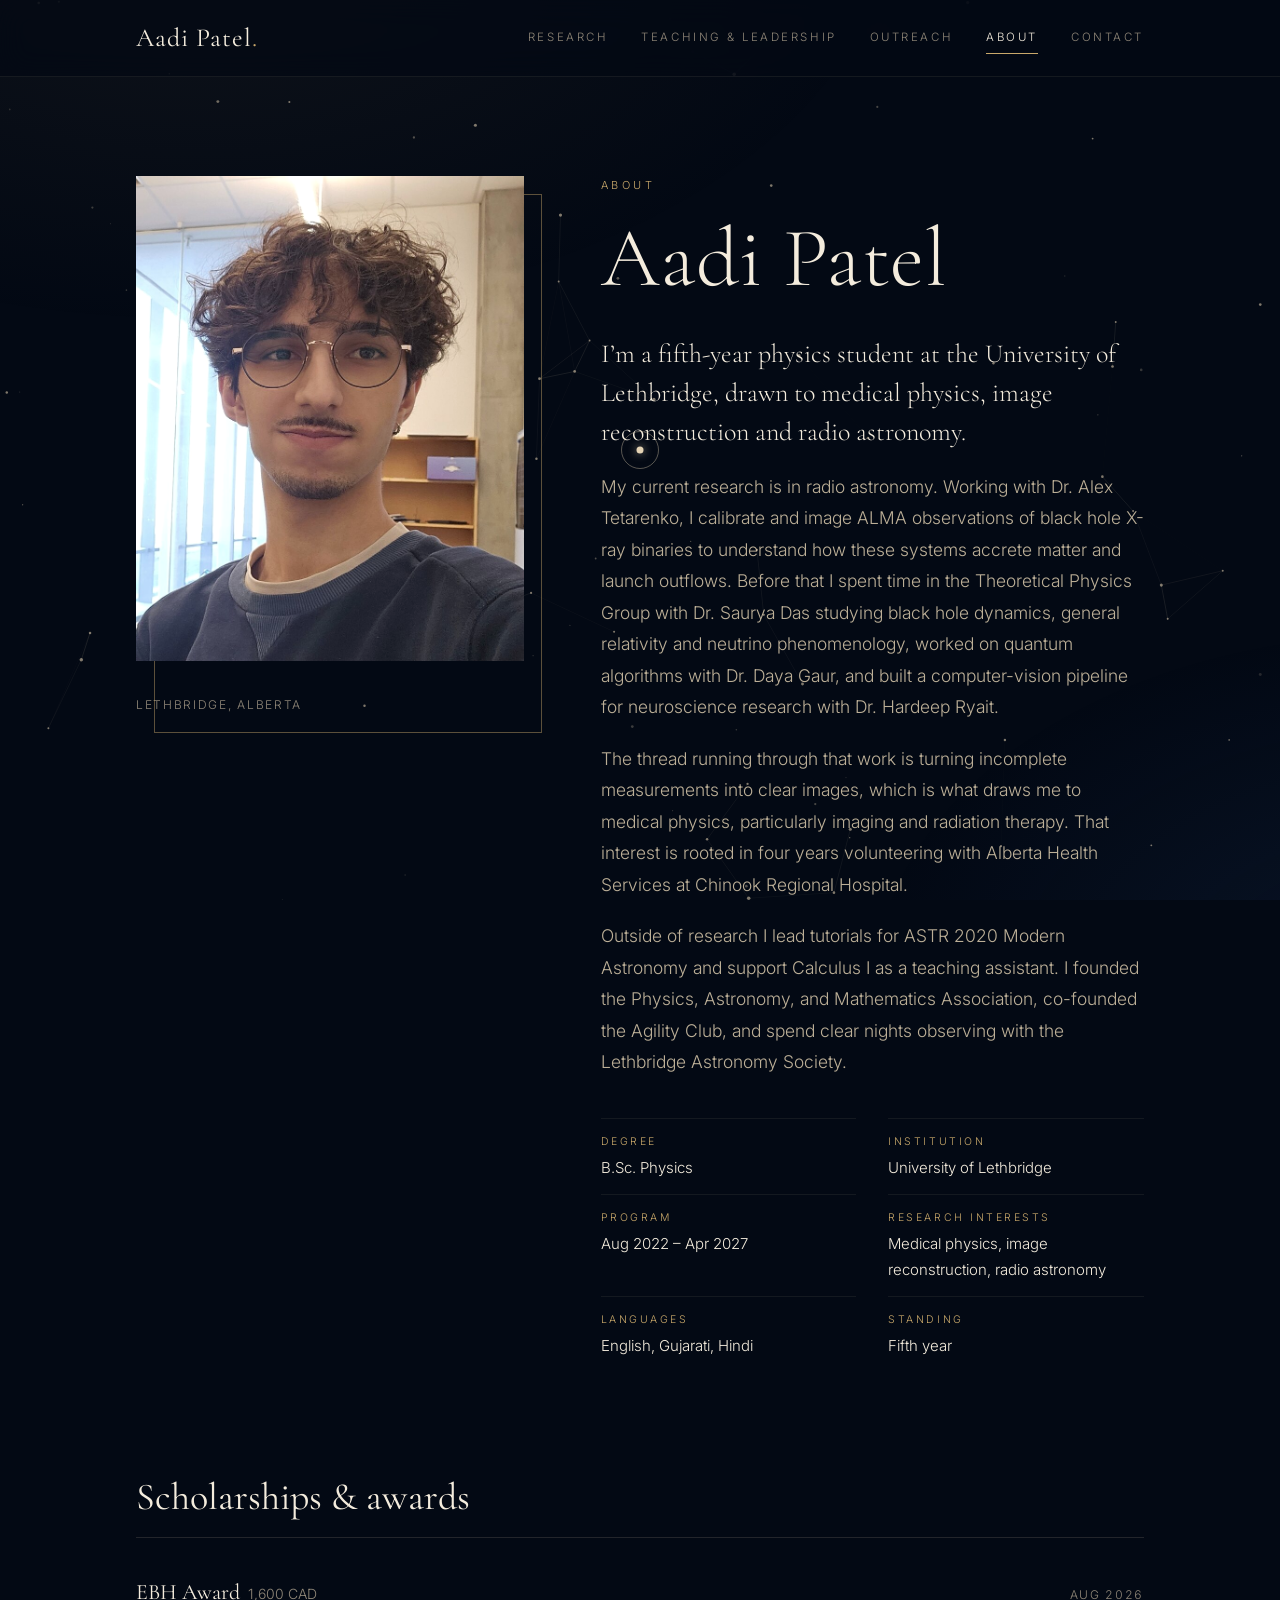
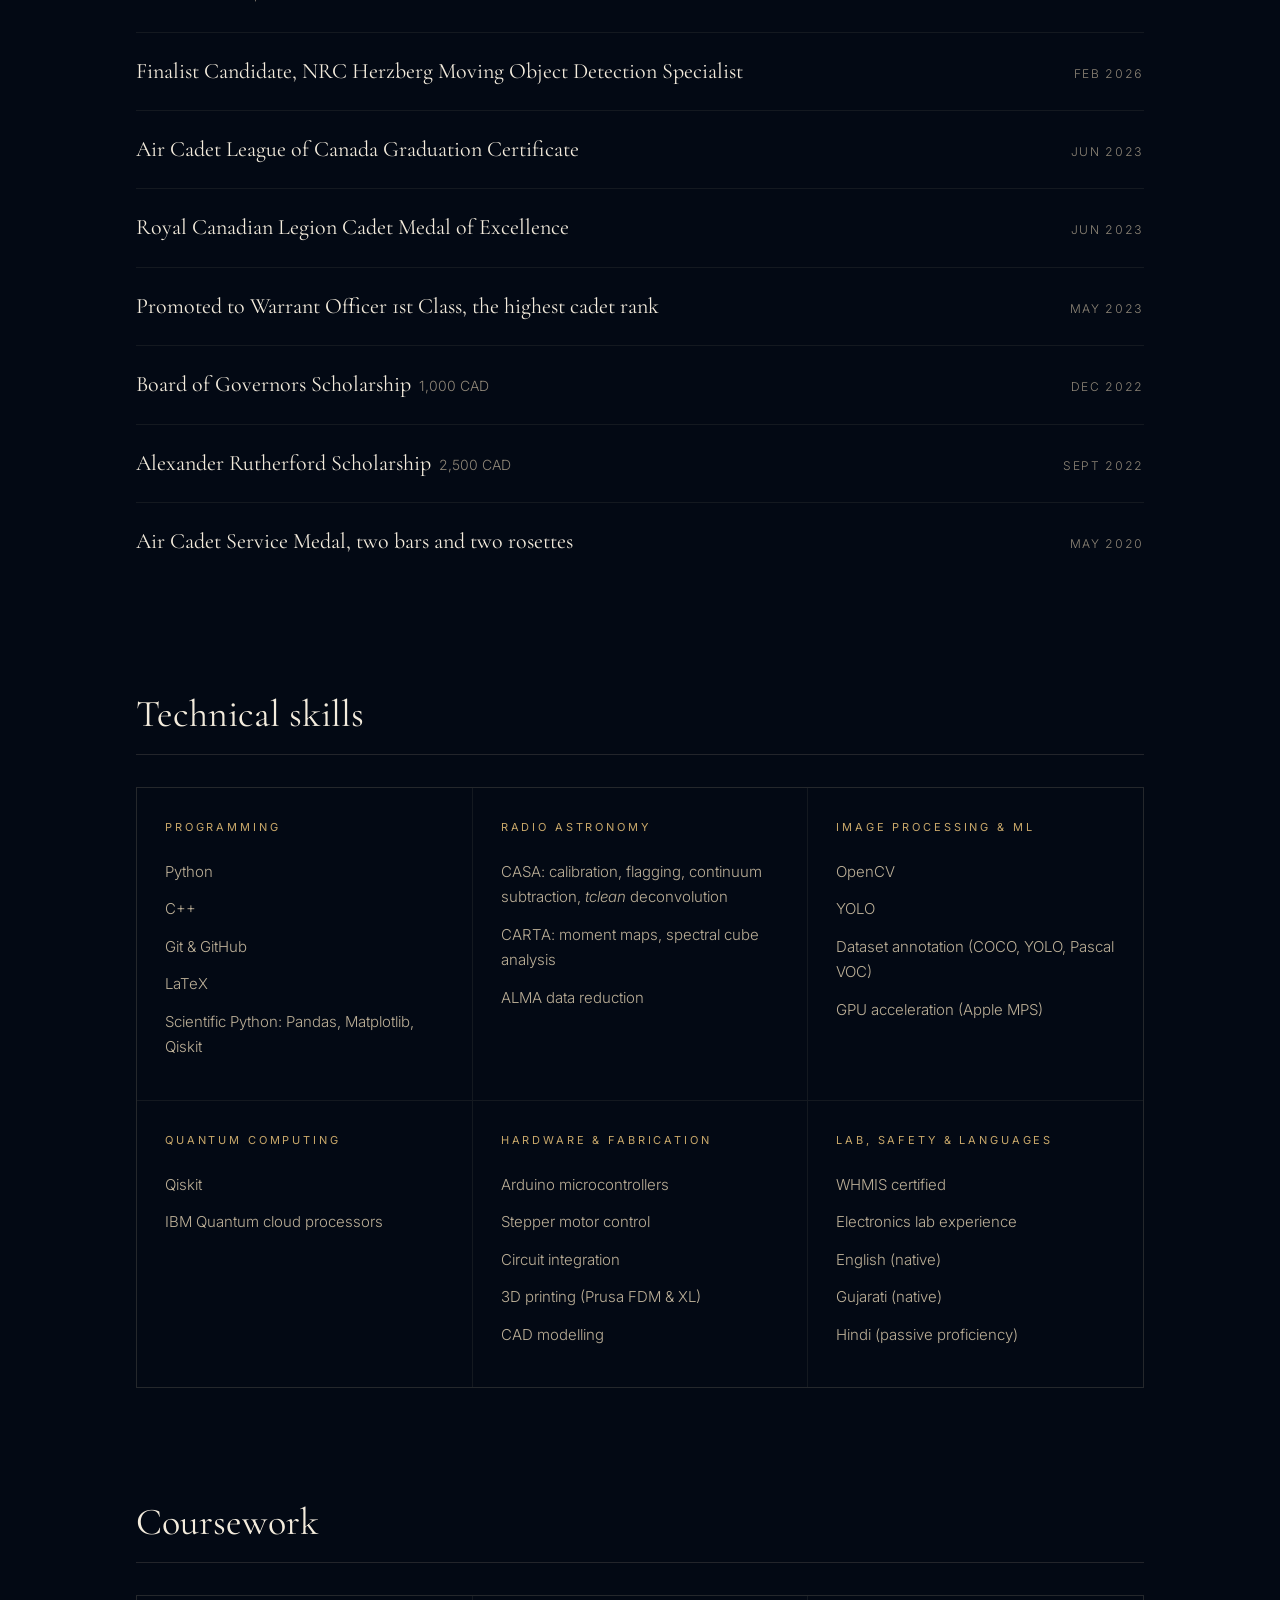
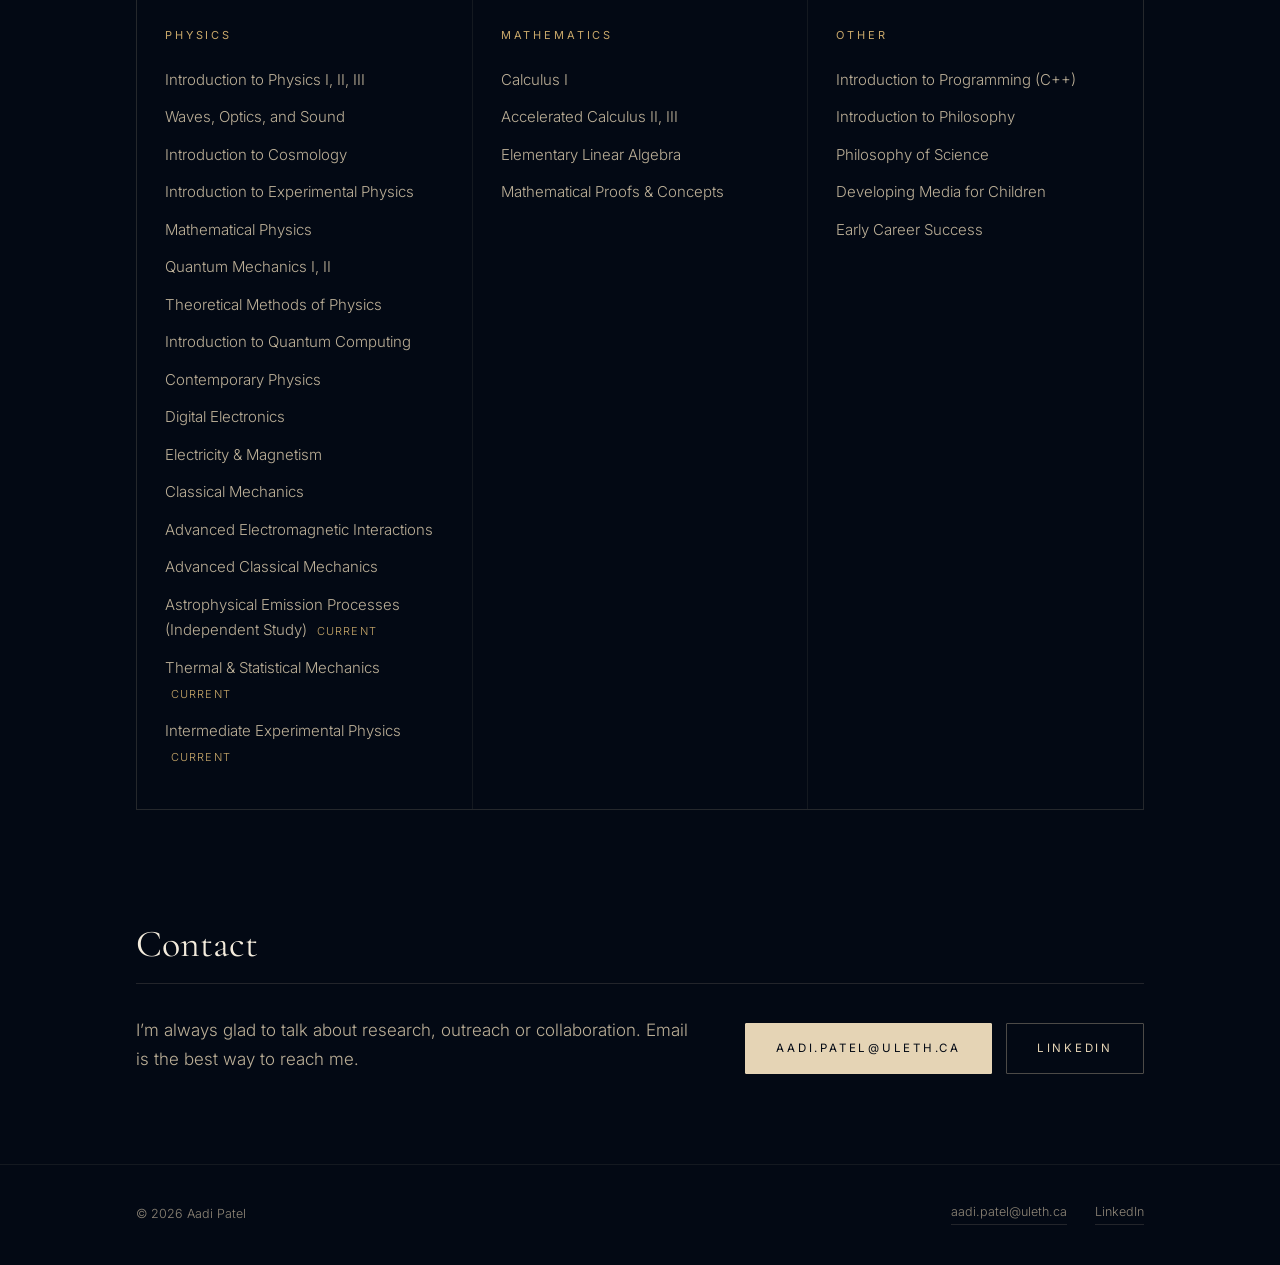
<file: about.html>
<!DOCTYPE html>
<html lang="en">
<head>
    <meta charset="UTF-8">
    <meta name="viewport" content="width=device-width, initial-scale=1.0">
    <title>About | Aadi Patel</title>
    <meta name="description" content="About Aadi Patel, a fifth-year physics student at the University of Lethbridge interested in medical physics, image reconstruction and radio astronomy.">
    <meta name="theme-color" content="#030914">
    <link rel="preconnect" href="https://fonts.googleapis.com">
    <link rel="preconnect" href="https://fonts.gstatic.com" crossorigin>
    <link href="https://fonts.googleapis.com/css2?family=Cormorant+Garamond:ital,wght@0,300;0,400;0,500;1,300;1,400&family=Inter:wght@300;400;500&display=swap" rel="stylesheet">
    <link rel="stylesheet" href="assets/css/site.css">
    <style>
        .bio {
            display: grid;
            grid-template-columns: minmax(0, 5fr) minmax(0, 7fr);
            gap: clamp(40px, 6vw, 88px);
            align-items: start;
            padding-top: clamp(64px, 11vh, 120px);
            padding-bottom: clamp(56px, 9vh, 96px);
        }
        .portrait {
            position: relative;
            margin: 0;
            max-width: 440px;
        }
        .portrait::before {
            content: '';
            position: absolute;
            inset: 18px -18px -18px 18px;
            border: 1px solid rgba(201, 168, 106, 0.45);
            z-index: 0;
        }
        .portrait img {
            position: relative;
            z-index: 1;
            width: 100%;
            height: auto;
            aspect-ratio: 4 / 5;
            object-fit: cover;
            object-position: 50% 30%;
            filter: saturate(0.88) contrast(1.02);
        }
        .portrait figcaption {
            margin-top: 34px;
            font-size: 12px;
            letter-spacing: 0.14em;
            text-transform: uppercase;
            color: var(--gold-soft);
        }
        .bio .display { font-size: clamp(48px, 7vw, 84px); }
        .bio__text { margin-top: 32px; max-width: 620px; }
        .bio__text p {
            margin: 0 0 20px;
            font-size: clamp(16px, 1.45vw, 17.5px);
            line-height: 1.8;
            color: rgba(229, 212, 181, 0.82);
        }
        .bio__text p:first-child {
            font-family: var(--font-display);
            font-size: clamp(22px, 2.2vw, 26px);
            line-height: 1.5;
            color: var(--ink);
        }
        .facts {
            display: grid;
            grid-template-columns: repeat(2, minmax(0, 1fr));
            gap: 0 32px;
            margin: 40px 0 0;
            max-width: 620px;
        }
        .facts div {
            padding: 14px 0;
            border-top: 1px solid var(--gold-hair);
        }
        .facts dt {
            font-size: 10.5px;
            letter-spacing: 0.24em;
            text-transform: uppercase;
            color: var(--gold-strong);
        }
        .facts dd { margin: 4px 0 0; font-size: 15px; color: var(--ink); }
        @media (max-width: 860px) {
            .bio { grid-template-columns: 1fr; }
            .portrait { max-width: 360px; margin-right: 12px; }
            .portrait::before { inset: 12px -12px -12px 12px; }
        }

        .awards { list-style: none; margin: 16px 0 0; padding: 0; }
        .awards li {
            display: grid;
            grid-template-columns: 1fr auto;
            gap: 4px 24px;
            align-items: baseline;
            padding: 20px 0;
            border-bottom: 1px solid var(--gold-hair);
        }
        .awards li:last-child { border-bottom: 0; }
        .awards strong {
            font-family: var(--font-display);
            font-weight: 400;
            font-size: 22px;
            color: var(--ink);
        }
        .awards .amt { font-size: 14px; color: var(--gold-soft); margin-left: 8px; }
        .awards time {
            font-size: 12px;
            letter-spacing: 0.14em;
            text-transform: uppercase;
            color: var(--gold-soft);
            font-variant-numeric: tabular-nums;
            white-space: nowrap;
        }

        .cols {
            display: grid;
            grid-template-columns: repeat(3, minmax(0, 1fr));
            gap: 1px;
            margin-top: 32px;
            background: var(--gold-hair);
            border: 1px solid var(--gold-hair);
        }
        .col { background: var(--navy-950); padding: 30px 28px 34px; }
        .col h3 {
            margin: 0 0 16px;
            font-size: 11px;
            font-weight: 400;
            letter-spacing: 0.26em;
            text-transform: uppercase;
            color: var(--gold-strong);
        }
        .col ul { list-style: none; margin: 0; padding: 0; }
        .col li { padding: 6px 0; font-size: 15px; color: rgba(229, 212, 181, 0.82); }
        .col li em.plain { font-style: italic; font-size: inherit; letter-spacing: 0; color: inherit; margin: 0; text-transform: none; }
        .col li em { font-style: normal; font-size: 11px; letter-spacing: 0.1em; color: var(--gold-strong); margin-left: 6px; text-transform: uppercase; }
        @media (max-width: 820px) { .cols { grid-template-columns: 1fr; } }

        .contact {
            display: grid;
            grid-template-columns: minmax(0, 1fr) auto;
            gap: 32px;
            align-items: end;
            margin-top: 32px;
        }
        .contact p { margin: 0; max-width: 560px; font-size: 17px; color: rgba(229, 212, 181, 0.82); }
        .contact .btn-row { margin-top: 0; }
        @media (max-width: 820px) { .contact { grid-template-columns: 1fr; } }
    </style>
</head>
<body>
    <a class="skip-link" href="#main">Skip to content</a>
    <canvas id="bg-particles" aria-hidden="true"></canvas>

    <header class="site-header">
        <div class="site-header__inner">
            <a href="index.html" class="brand" aria-label="Aadi Patel, home">Aadi Patel<span>.</span></a>
            <button class="nav-toggle" type="button" aria-controls="site-nav" aria-expanded="false" aria-label="Menu">
                <svg viewBox="0 0 24 24" fill="none" stroke="currentColor" stroke-width="1.4"><path d="M3 7h18M3 12h18M3 17h18"/></svg>
            </button>
            <nav class="nav" id="site-nav" aria-label="Primary">
                <a href="research.html">Research</a>
                <a href="leadership.html">Teaching &amp; Leadership</a>
                <a href="volunteering.html">Outreach</a>
                <a href="about.html" aria-current="page">About</a>
                <a href="about.html#contact">Contact</a>
            </nav>
        </div>
    </header>

    <main id="main">
        <section class="container bio">
            <figure class="portrait reveal">
                <img src="images/headshot.jpg" width="960" height="1041" alt="Portrait of Aadi Patel">
                <figcaption>Lethbridge, Alberta</figcaption>
            </figure>
            <div>
                <span class="eyebrow">About</span>
                <h1 class="display">Aadi Patel</h1>
                <div class="bio__text">
                    <p>I&rsquo;m a fifth-year physics student at the University of Lethbridge, drawn to medical physics, image reconstruction and radio astronomy.</p>
                    <p>My current research is in radio astronomy. Working with Dr. Alex Tetarenko, I calibrate and image ALMA observations of black hole X-ray binaries to understand how these systems accrete matter and launch outflows. Before that I spent time in the Theoretical Physics Group with Dr. Saurya Das studying black hole dynamics, general relativity and neutrino phenomenology, worked on quantum algorithms with Dr. Daya Gaur, and built a computer-vision pipeline for neuroscience research with Dr. Hardeep Ryait.</p>
                    <p>The thread running through that work is turning incomplete measurements into clear images, which is what draws me to medical physics, particularly imaging and radiation therapy. That interest is rooted in four years volunteering with Alberta Health Services at Chinook Regional Hospital.</p>
                    <p>Outside of research I lead tutorials for ASTR 2020 Modern Astronomy and support Calculus I as a teaching assistant. I founded the Physics, Astronomy, and Mathematics Association, co-founded the Agility Club, and spend clear nights observing with the Lethbridge Astronomy Society.</p>
                </div>
                <dl class="facts">
                    <div><dt>Degree</dt><dd>B.Sc. Physics</dd></div>
                    <div><dt>Institution</dt><dd>University of Lethbridge</dd></div>
                    <div><dt>Program</dt><dd>Aug 2022 &ndash; Apr 2027</dd></div>
                    <div><dt>Research interests</dt><dd>Medical physics, image reconstruction, radio astronomy</dd></div>
                    <div><dt>Languages</dt><dd>English, Gujarati, Hindi</dd></div>
                    <div><dt>Standing</dt><dd>Fifth year</dd></div>
                </dl>
            </div>
        </section>
        <section class="container section">
            <div class="section-head reveal">
                <h2>Scholarships &amp; awards</h2>
            </div>
            <ul class="awards reveal">
                <li><span><strong>EBH Award</strong><span class="amt">1,600 CAD</span></span><time>Aug 2026</time></li>
                <li><span><strong>Finalist Candidate, NRC Herzberg Moving Object Detection Specialist</strong></span><time>Feb 2026</time></li>
                <li><span><strong>Air Cadet League of Canada Graduation Certificate</strong></span><time>Jun 2023</time></li>
                <li><span><strong>Royal Canadian Legion Cadet Medal of Excellence</strong></span><time>Jun 2023</time></li>
                <li><span><strong>Promoted to Warrant Officer 1st Class, the highest cadet rank</strong></span><time>May 2023</time></li>
                <li><span><strong>Board of Governors Scholarship</strong><span class="amt">1,000 CAD</span></span><time>Dec 2022</time></li>
                <li><span><strong>Alexander Rutherford Scholarship</strong><span class="amt">2,500 CAD</span></span><time>Sept 2022</time></li>
                <li><span><strong>Air Cadet Service Medal, two bars and two rosettes</strong></span><time>May 2020</time></li>
            </ul>
        </section>
        <section class="container section">
            <div class="section-head reveal">
                <h2>Technical skills</h2>
            </div>
            <div class="cols reveal">
                <div class="col"><h3>Programming</h3><ul><li>Python</li><li>C++</li><li>Git &amp; GitHub</li><li>LaTeX</li><li>Scientific Python: Pandas, Matplotlib, Qiskit</li></ul></div>
                <div class="col"><h3>Radio astronomy</h3><ul><li>CASA: calibration, flagging, continuum subtraction, <em class="plain">tclean</em> deconvolution</li><li>CARTA: moment maps, spectral cube analysis</li><li>ALMA data reduction</li></ul></div>
                <div class="col"><h3>Image processing &amp; ML</h3><ul><li>OpenCV</li><li>YOLO</li><li>Dataset annotation (COCO, YOLO, Pascal VOC)</li><li>GPU acceleration (Apple MPS)</li></ul></div>
                <div class="col"><h3>Quantum computing</h3><ul><li>Qiskit</li><li>IBM Quantum cloud processors</li></ul></div>
                <div class="col"><h3>Hardware &amp; fabrication</h3><ul><li>Arduino microcontrollers</li><li>Stepper motor control</li><li>Circuit integration</li><li>3D printing (Prusa FDM &amp; XL)</li><li>CAD modelling</li></ul></div>
                <div class="col"><h3>Lab, safety &amp; languages</h3><ul><li>WHMIS certified</li><li>Electronics lab experience</li><li>English (native)</li><li>Gujarati (native)</li><li>Hindi (passive proficiency)</li></ul></div>
            </div>
        </section>
        <section class="container section">
            <div class="section-head reveal">
                <h2>Coursework</h2>
            </div>
            <div class="cols reveal">
                <div class="col"><h3>Physics</h3><ul><li>Introduction to Physics I, II, III</li><li>Waves, Optics, and Sound</li><li>Introduction to Cosmology</li><li>Introduction to Experimental Physics</li><li>Mathematical Physics</li><li>Quantum Mechanics I, II</li><li>Theoretical Methods of Physics</li><li>Introduction to Quantum Computing</li><li>Contemporary Physics</li><li>Digital Electronics</li><li>Electricity &amp; Magnetism</li><li>Classical Mechanics</li><li>Advanced Electromagnetic Interactions</li><li>Advanced Classical Mechanics</li><li>Astrophysical Emission Processes (Independent Study) <em>Current</em></li><li>Thermal &amp; Statistical Mechanics <em>Current</em></li><li>Intermediate Experimental Physics <em>Current</em></li></ul></div>
                <div class="col"><h3>Mathematics</h3><ul><li>Calculus I</li><li>Accelerated Calculus II, III</li><li>Elementary Linear Algebra</li><li>Mathematical Proofs &amp; Concepts</li></ul></div>
                <div class="col"><h3>Other</h3><ul><li>Introduction to Programming (C++)</li><li>Introduction to Philosophy</li><li>Philosophy of Science</li><li>Developing Media for Children</li><li>Early Career Success</li></ul></div>
            </div>
        </section>
        <section class="container section" id="contact">
            <div class="section-head reveal">
                <h2>Contact</h2>
            </div>
            <div class="contact reveal">
                <p>I&rsquo;m always glad to talk about research, outreach or collaboration. Email is the best way to reach me.</p>
                <div class="btn-row">
                    <a class="btn btn--solid" href="mailto:aadi.patel@uleth.ca">aadi.patel@uleth.ca</a>
                    <a class="btn" href="https://www.linkedin.com/in/aadidpatel/" target="_blank" rel="noopener">LinkedIn</a>
                </div>
            </div>
        </section>
    </main>

    <footer class="site-footer">
        <div class="site-footer__inner">
            <span>&copy; <span data-year>2026</span> Aadi Patel</span>
            <div class="site-footer__links">
                <a class="text-link" href="mailto:aadi.patel@uleth.ca">aadi.patel@uleth.ca</a>
                <a class="text-link" href="https://www.linkedin.com/in/aadidpatel/" target="_blank" rel="noopener">LinkedIn</a>
            </div>
        </div>
    </footer>

    <script src="assets/js/site.js"></script>
</body>
</html>
</file>
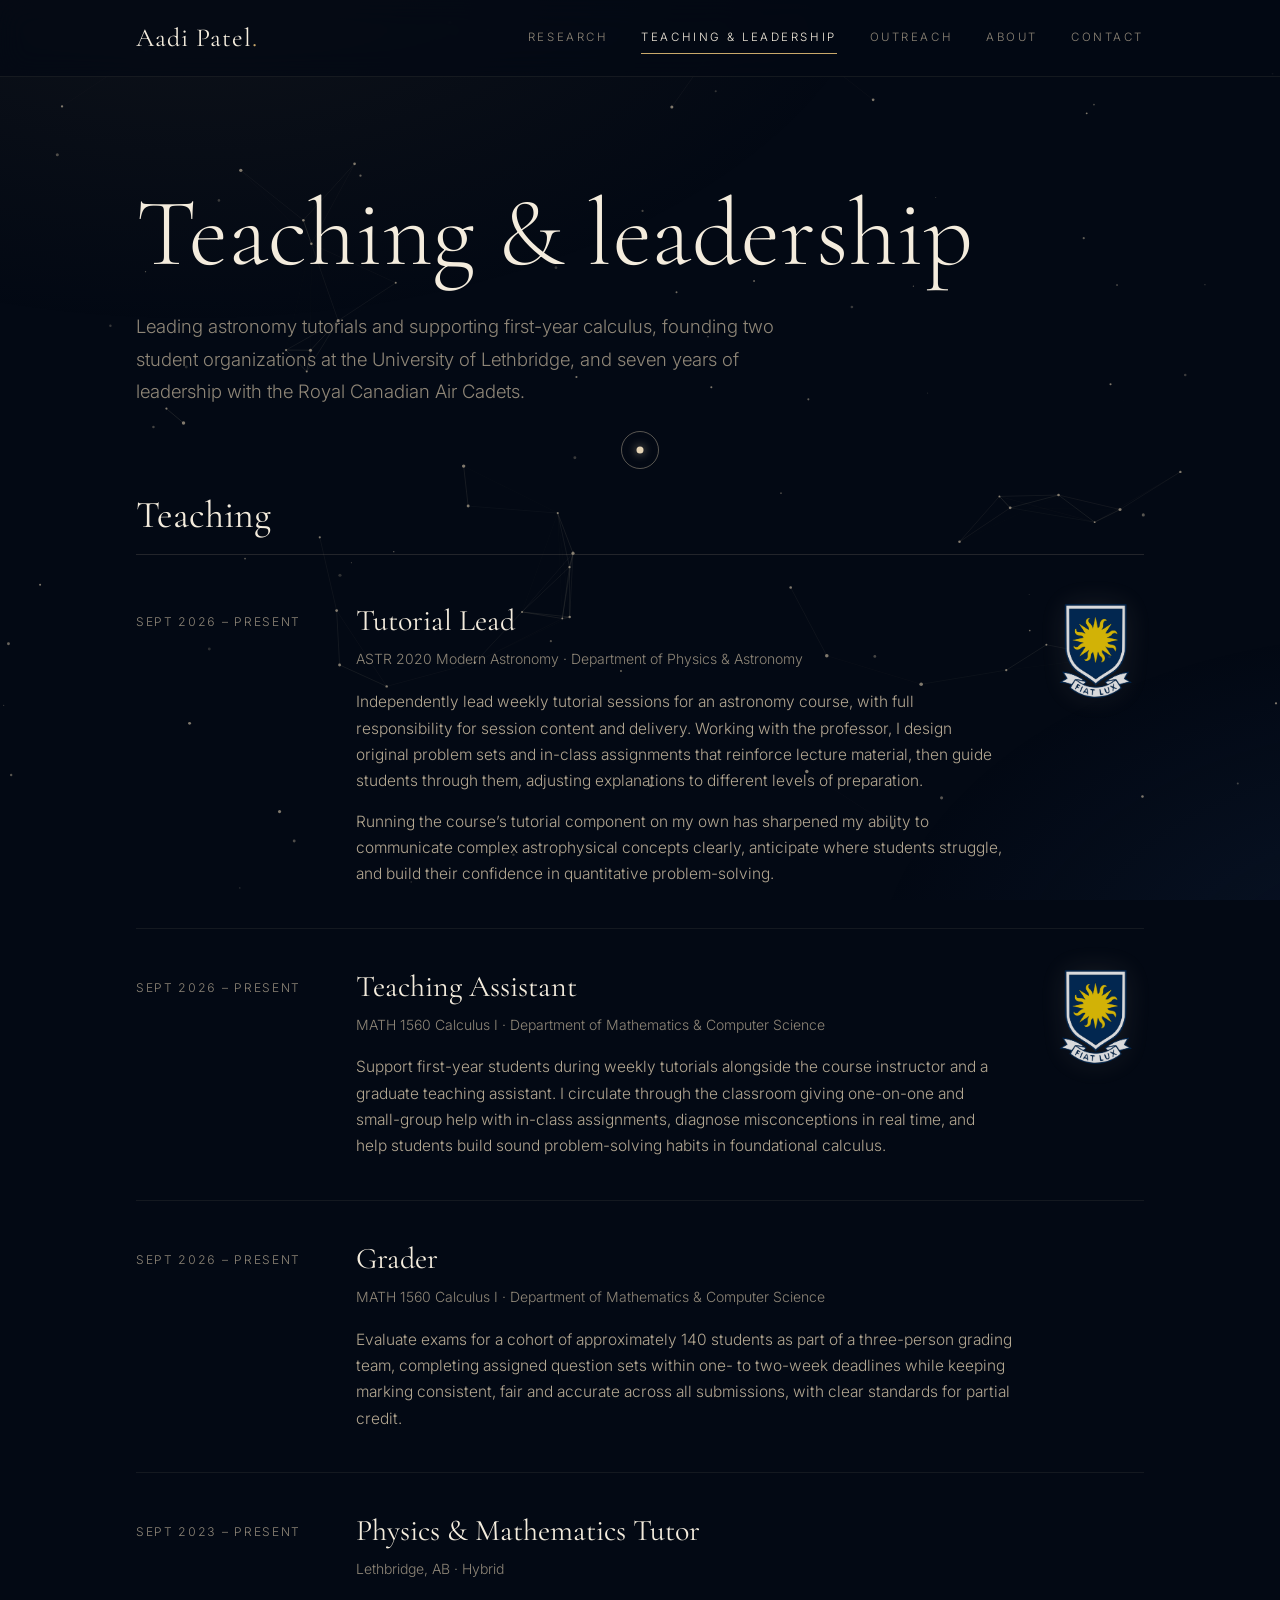
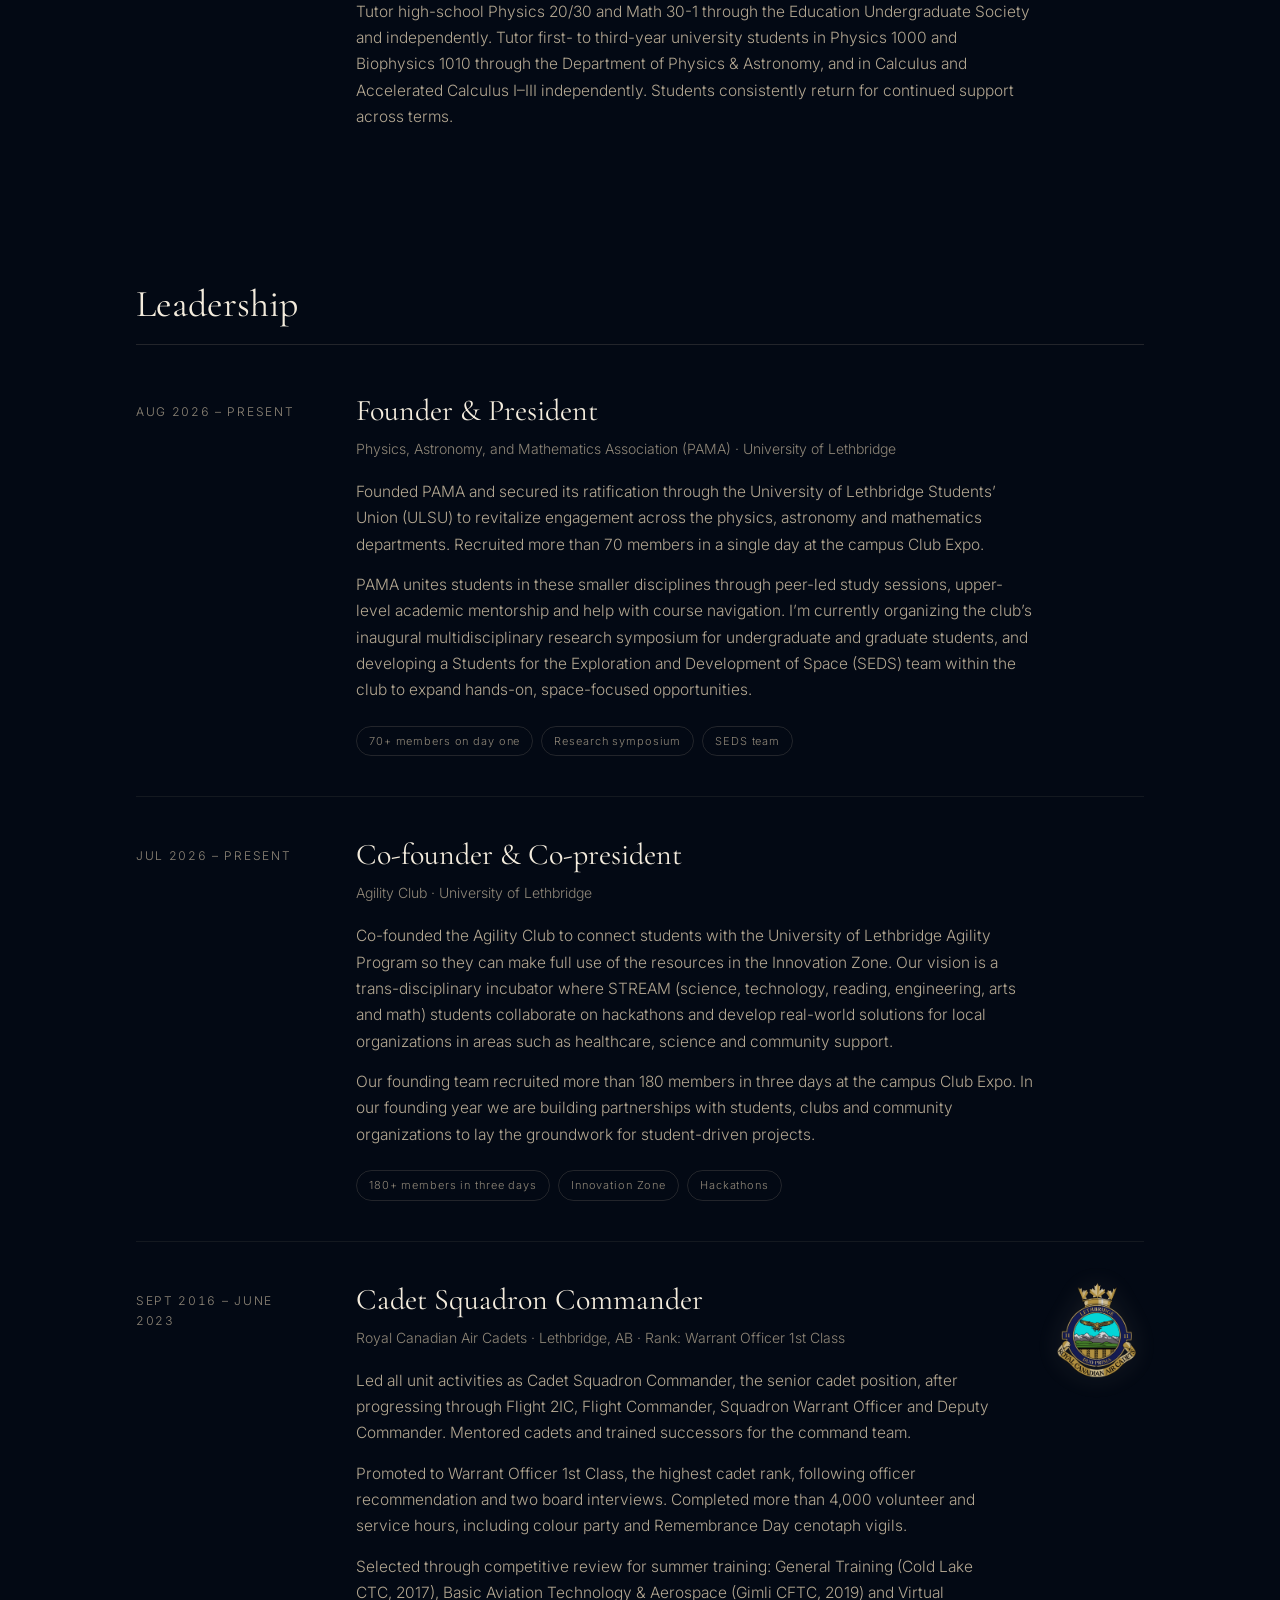
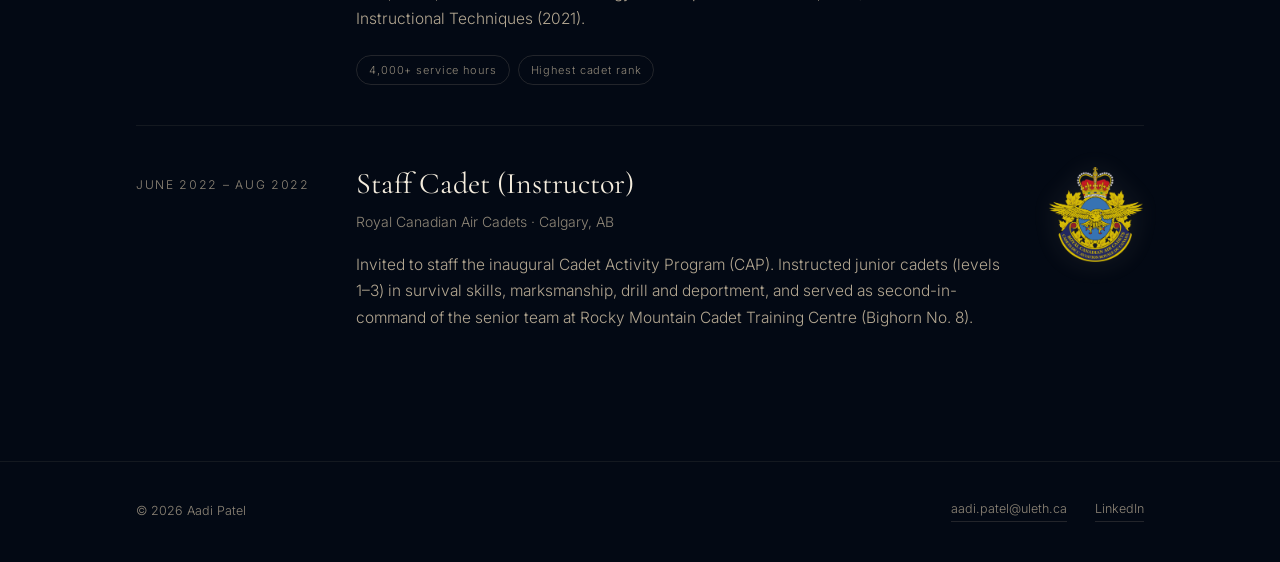
<file: leadership.html>
<!DOCTYPE html>
<html lang="en">
<head>
    <meta charset="UTF-8">
    <meta name="viewport" content="width=device-width, initial-scale=1.0">
    <title>Teaching &amp; Leadership | Aadi Patel</title>
    <meta name="description" content="Teaching and leadership by Aadi Patel: ASTR 2020 tutorial lead, Calculus I teaching assistant and grader, founder of PAMA, co-founder of the Agility Club, and Cadet Squadron Commander.">
    <meta name="theme-color" content="#030914">
    <link rel="preconnect" href="https://fonts.googleapis.com">
    <link rel="preconnect" href="https://fonts.gstatic.com" crossorigin>
    <link href="https://fonts.googleapis.com/css2?family=Cormorant+Garamond:ital,wght@0,300;0,400;0,500;1,300;1,400&family=Inter:wght@300;400;500&display=swap" rel="stylesheet">
    <link rel="stylesheet" href="assets/css/site.css">
</head>
<body>
    <a class="skip-link" href="#main">Skip to content</a>
    <canvas id="bg-particles" aria-hidden="true"></canvas>

    <header class="site-header">
        <div class="site-header__inner">
            <a href="index.html" class="brand" aria-label="Aadi Patel, home">Aadi Patel<span>.</span></a>
            <button class="nav-toggle" type="button" aria-controls="site-nav" aria-expanded="false" aria-label="Menu">
                <svg viewBox="0 0 24 24" fill="none" stroke="currentColor" stroke-width="1.4"><path d="M3 7h18M3 12h18M3 17h18"/></svg>
            </button>
            <nav class="nav" id="site-nav" aria-label="Primary">
                <a href="research.html">Research</a>
                <a href="leadership.html" aria-current="page">Teaching &amp; Leadership</a>
                <a href="volunteering.html">Outreach</a>
                <a href="about.html">About</a>
                <a href="about.html#contact">Contact</a>
            </nav>
        </div>
    </header>

    <main id="main">
        <section class="container page-hero">
            <h1 class="display">Teaching &amp; leadership</h1>
            <p class="lede">Leading astronomy tutorials and supporting first-year calculus, founding two student organizations at the University of Lethbridge, and seven years of leadership with the Royal Canadian Air Cadets.</p>
        </section>
        <section class="container section">
            <div class="section-head reveal">
                <h2>Teaching</h2>
            </div>
                <article class="entry reveal">
                    <span class="entry__date">Sept 2026 &ndash; Present</span>
                    <div>
                    <h3 class="entry__title">Tutorial Lead</h3>
                    <p class="entry__meta">ASTR 2020 Modern Astronomy &middot; Department of Physics &amp; Astronomy</p>
                    <div class="entry__body">
                        <p>Independently lead weekly tutorial sessions for an astronomy course, with full responsibility for session content and delivery. Working with the professor, I design original problem sets and in-class assignments that reinforce lecture material, then guide students through them, adjusting explanations to different levels of preparation.</p>
                        <p>Running the course&rsquo;s tutorial component on my own has sharpened my ability to communicate complex astrophysical concepts clearly, anticipate where students struggle, and build their confidence in quantitative problem-solving.</p>
                    </div>
                    </div>
                    <div class="tilt-logo entry__logo">
                        <img src="images/ulethlogo.png" alt="University of Lethbridge" loading="lazy">
                        <span class="tilt-shine"></span>
                    </div>
                </article>
                <article class="entry reveal">
                    <span class="entry__date">Sept 2026 &ndash; Present</span>
                    <div>
                    <h3 class="entry__title">Teaching Assistant</h3>
                    <p class="entry__meta">MATH 1560 Calculus I &middot; Department of Mathematics &amp; Computer Science</p>
                    <div class="entry__body">
                        <p>Support first-year students during weekly tutorials alongside the course instructor and a graduate teaching assistant. I circulate through the classroom giving one-on-one and small-group help with in-class assignments, diagnose misconceptions in real time, and help students build sound problem-solving habits in foundational calculus.</p>
                    </div>
                    </div>
                    <a href="https://www.ulethbridge.ca/artsci/math-computer-science" target="_blank" rel="noopener" class="tilt-logo entry__logo" aria-label="University of Lethbridge">
                        <img src="images/ulethlogo.png" alt="University of Lethbridge" loading="lazy">
                        <span class="tilt-shine"></span>
                    </a>
                </article>
                <article class="entry reveal">
                    <span class="entry__date">Sept 2026 &ndash; Present</span>
                    <div>
                    <h3 class="entry__title">Grader</h3>
                    <p class="entry__meta">MATH 1560 Calculus I &middot; Department of Mathematics &amp; Computer Science</p>
                    <div class="entry__body">
                        <p>Evaluate exams for a cohort of approximately 140 students as part of a three-person grading team, completing assigned question sets within one- to two-week deadlines while keeping marking consistent, fair and accurate across all submissions, with clear standards for partial credit.</p>
                    </div>
                    </div>
                    
                </article>
                <article class="entry reveal">
                    <span class="entry__date">Sept 2023 &ndash; Present</span>
                    <div>
                    <h3 class="entry__title">Physics &amp; Mathematics Tutor</h3>
                    <p class="entry__meta">Lethbridge, AB &middot; Hybrid</p>
                    <div class="entry__body">
                        <p>Tutor high-school Physics 20/30 and Math 30-1 through the Education Undergraduate Society and independently. Tutor first- to third-year university students in Physics 1000 and Biophysics 1010 through the Department of Physics &amp; Astronomy, and in Calculus and Accelerated Calculus I&ndash;III independently. Students consistently return for continued support across terms.</p>
                    </div>
                    </div>
                    
                </article>
        </section>
        <section class="container section">
            <div class="section-head reveal">
                <h2>Leadership</h2>
            </div>
                <article class="entry reveal">
                    <span class="entry__date">Aug 2026 &ndash; Present</span>
                    <div>
                    <h3 class="entry__title">Founder &amp; President</h3>
                    <p class="entry__meta">Physics, Astronomy, and Mathematics Association (PAMA) &middot; University of Lethbridge</p>
                    <div class="entry__body">
                        <p>Founded PAMA and secured its ratification through the University of Lethbridge Students&rsquo; Union (ULSU) to revitalize engagement across the physics, astronomy and mathematics departments. Recruited more than 70 members in a single day at the campus Club Expo.</p>
                        <p>PAMA unites students in these smaller disciplines through peer-led study sessions, upper-level academic mentorship and help with course navigation. I&rsquo;m currently organizing the club&rsquo;s inaugural multidisciplinary research symposium for undergraduate and graduate students, and developing a Students for the Exploration and Development of Space (SEDS) team within the club to expand hands-on, space-focused opportunities.</p>
                    </div>
                    <ul class="tags"><li>70+ members on day one</li><li>Research symposium</li><li>SEDS team</li></ul>
                    </div>
                    
                </article>
                <article class="entry reveal">
                    <span class="entry__date">Jul 2026 &ndash; Present</span>
                    <div>
                    <h3 class="entry__title">Co-founder &amp; Co-president</h3>
                    <p class="entry__meta">Agility Club &middot; University of Lethbridge</p>
                    <div class="entry__body">
                        <p>Co-founded the Agility Club to connect students with the University of Lethbridge Agility Program so they can make full use of the resources in the Innovation Zone. Our vision is a trans-disciplinary incubator where STREAM (science, technology, reading, engineering, arts and math) students collaborate on hackathons and develop real-world solutions for local organizations in areas such as healthcare, science and community support.</p>
                        <p>Our founding team recruited more than 180 members in three days at the campus Club Expo. In our founding year we are building partnerships with students, clubs and community organizations to lay the groundwork for student-driven projects.</p>
                    </div>
                    <ul class="tags"><li>180+ members in three days</li><li>Innovation Zone</li><li>Hackathons</li></ul>
                    </div>
                    
                </article>
                <article class="entry reveal">
                    <span class="entry__date">Sept 2016 &ndash; June 2023</span>
                    <div>
                    <h3 class="entry__title">Cadet Squadron Commander</h3>
                    <p class="entry__meta">Royal Canadian Air Cadets &middot; Lethbridge, AB &middot; Rank: Warrant Officer 1st Class</p>
                    <div class="entry__body">
                        <p>Led all unit activities as Cadet Squadron Commander, the senior cadet position, after progressing through Flight 2IC, Flight Commander, Squadron Warrant Officer and Deputy Commander. Mentored cadets and trained successors for the command team.</p>
                        <p>Promoted to Warrant Officer 1st Class, the highest cadet rank, following officer recommendation and two board interviews. Completed more than 4,000 volunteer and service hours, including colour party and Remembrance Day cenotaph vigils.</p>
                        <p>Selected through competitive review for summer training: General Training (Cold Lake CTC, 2017), Basic Aviation Technology &amp; Aerospace (Gimli CFTC, 2019) and Virtual Instructional Techniques (2021).</p>
                    </div>
                    <ul class="tags"><li>4,000+ service hours</li><li>Highest cadet rank</li></ul>
                    </div>
                    <a href="https://www.canada.ca/en/department-national-defence/services/cadets-junior-canadian-rangers/cadets/programs/air.html" target="_blank" rel="noopener" class="tilt-logo entry__logo" aria-label="Royal Canadian Air Cadets">
                        <img src="images/11rcacslogo.png" alt="Royal Canadian Air Cadets" loading="lazy">
                        <span class="tilt-shine"></span>
                    </a>
                </article>
                <article class="entry reveal">
                    <span class="entry__date">June 2022 &ndash; Aug 2022</span>
                    <div>
                    <h3 class="entry__title">Staff Cadet (Instructor)</h3>
                    <p class="entry__meta">Royal Canadian Air Cadets &middot; Calgary, AB</p>
                    <div class="entry__body">
                        <p>Invited to staff the inaugural Cadet Activity Program (CAP). Instructed junior cadets (levels 1&ndash;3) in survival skills, marksmanship, drill and deportment, and served as second-in-command of the senior team at Rocky Mountain Cadet Training Centre (Bighorn No. 8).</p>
                    </div>
                    </div>
                    <div class="tilt-logo entry__logo">
                        <img src="images/RCACS_Crest.png" alt="Royal Canadian Air Cadets crest" loading="lazy">
                        <span class="tilt-shine"></span>
                    </div>
                </article>
        </section>
    </main>

    <footer class="site-footer">
        <div class="site-footer__inner">
            <span>&copy; <span data-year>2026</span> Aadi Patel</span>
            <div class="site-footer__links">
                <a class="text-link" href="mailto:aadi.patel@uleth.ca">aadi.patel@uleth.ca</a>
                <a class="text-link" href="https://www.linkedin.com/in/aadidpatel/" target="_blank" rel="noopener">LinkedIn</a>
            </div>
        </div>
    </footer>

    <script src="assets/js/site.js"></script>
</body>
</html>
</file>
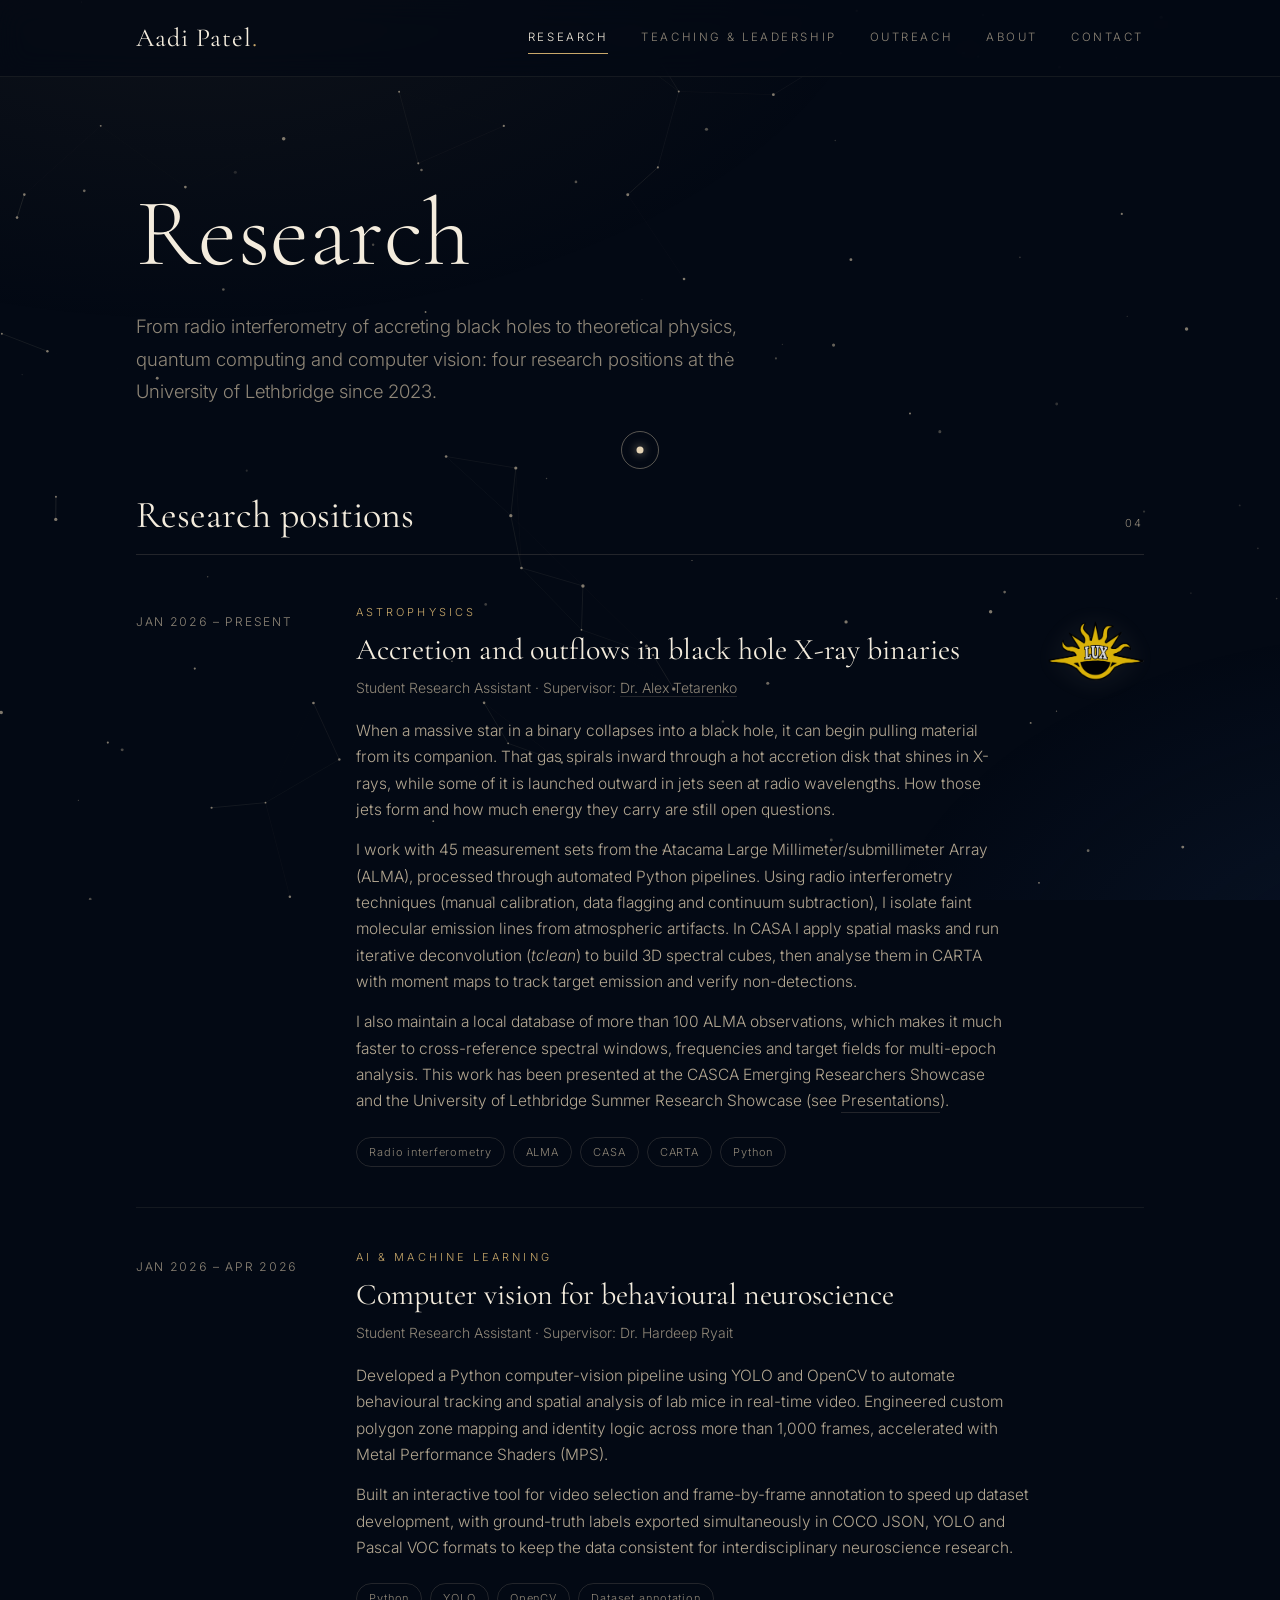
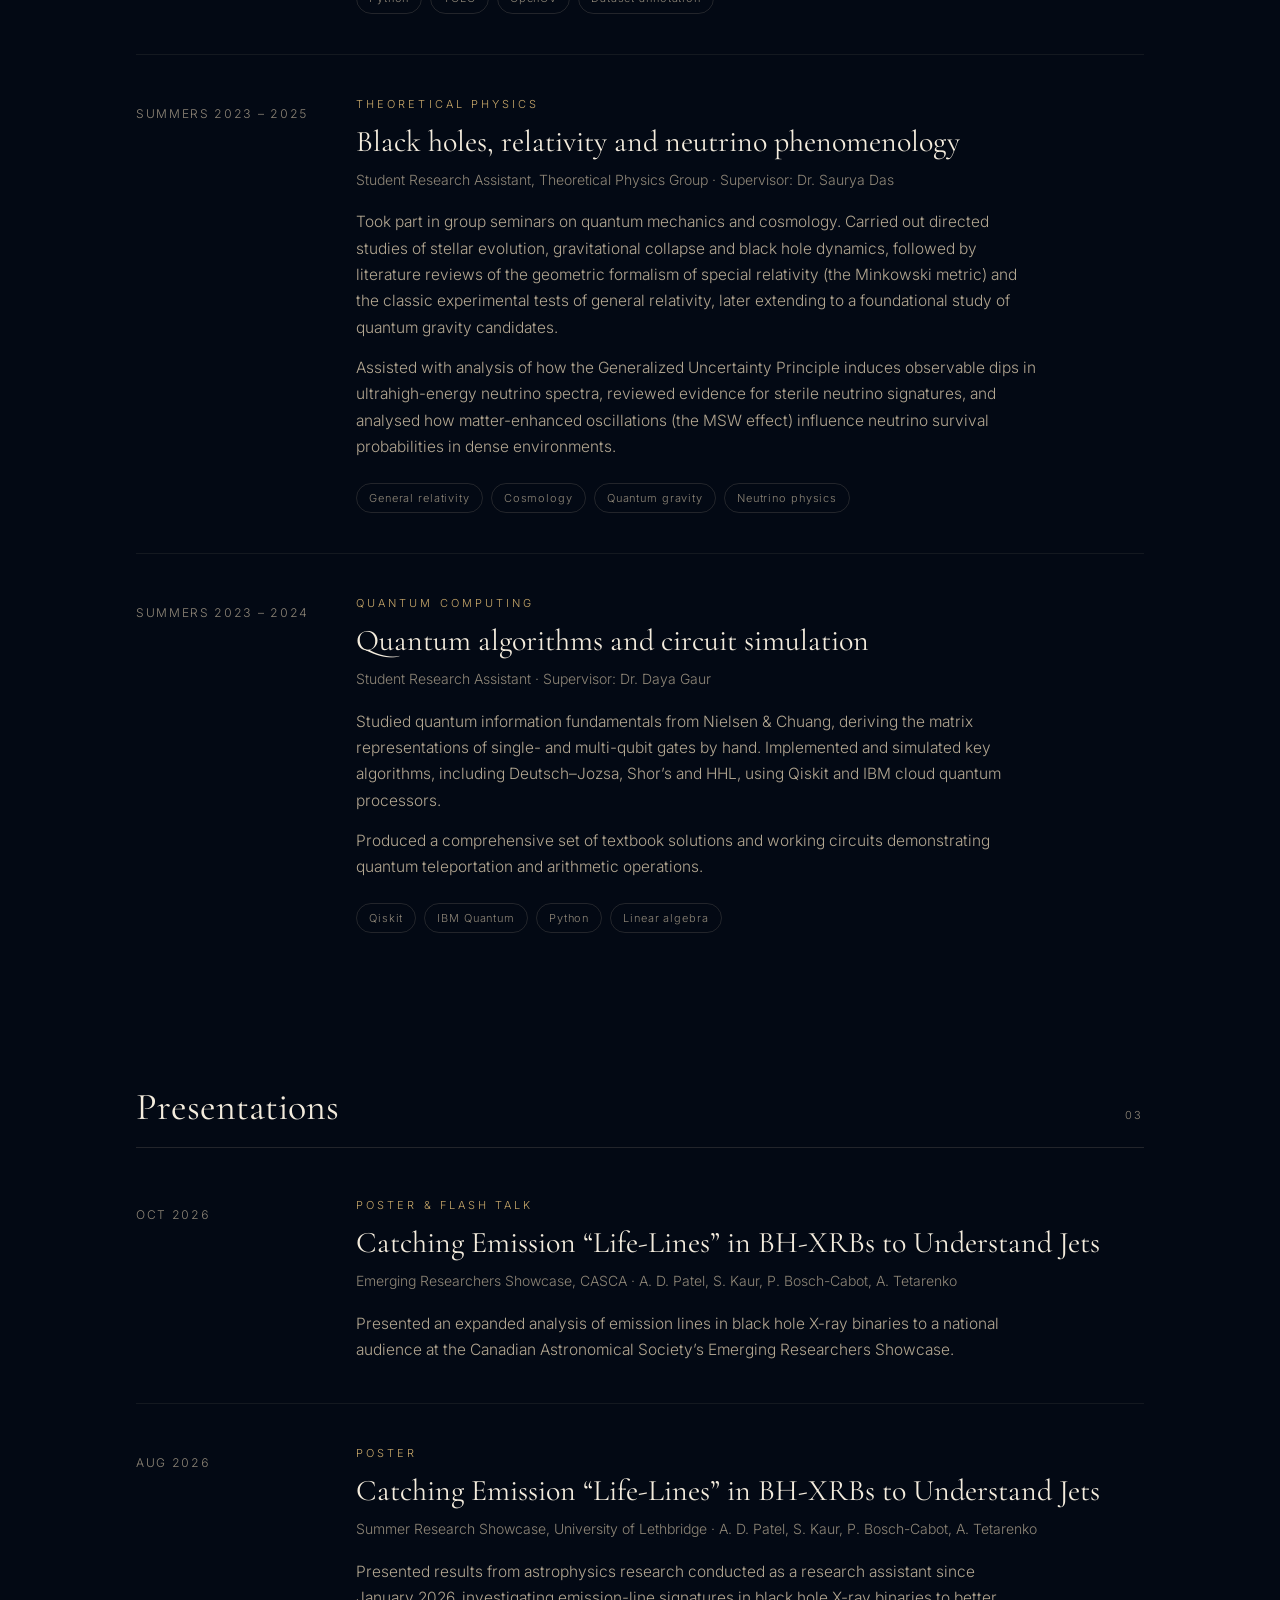
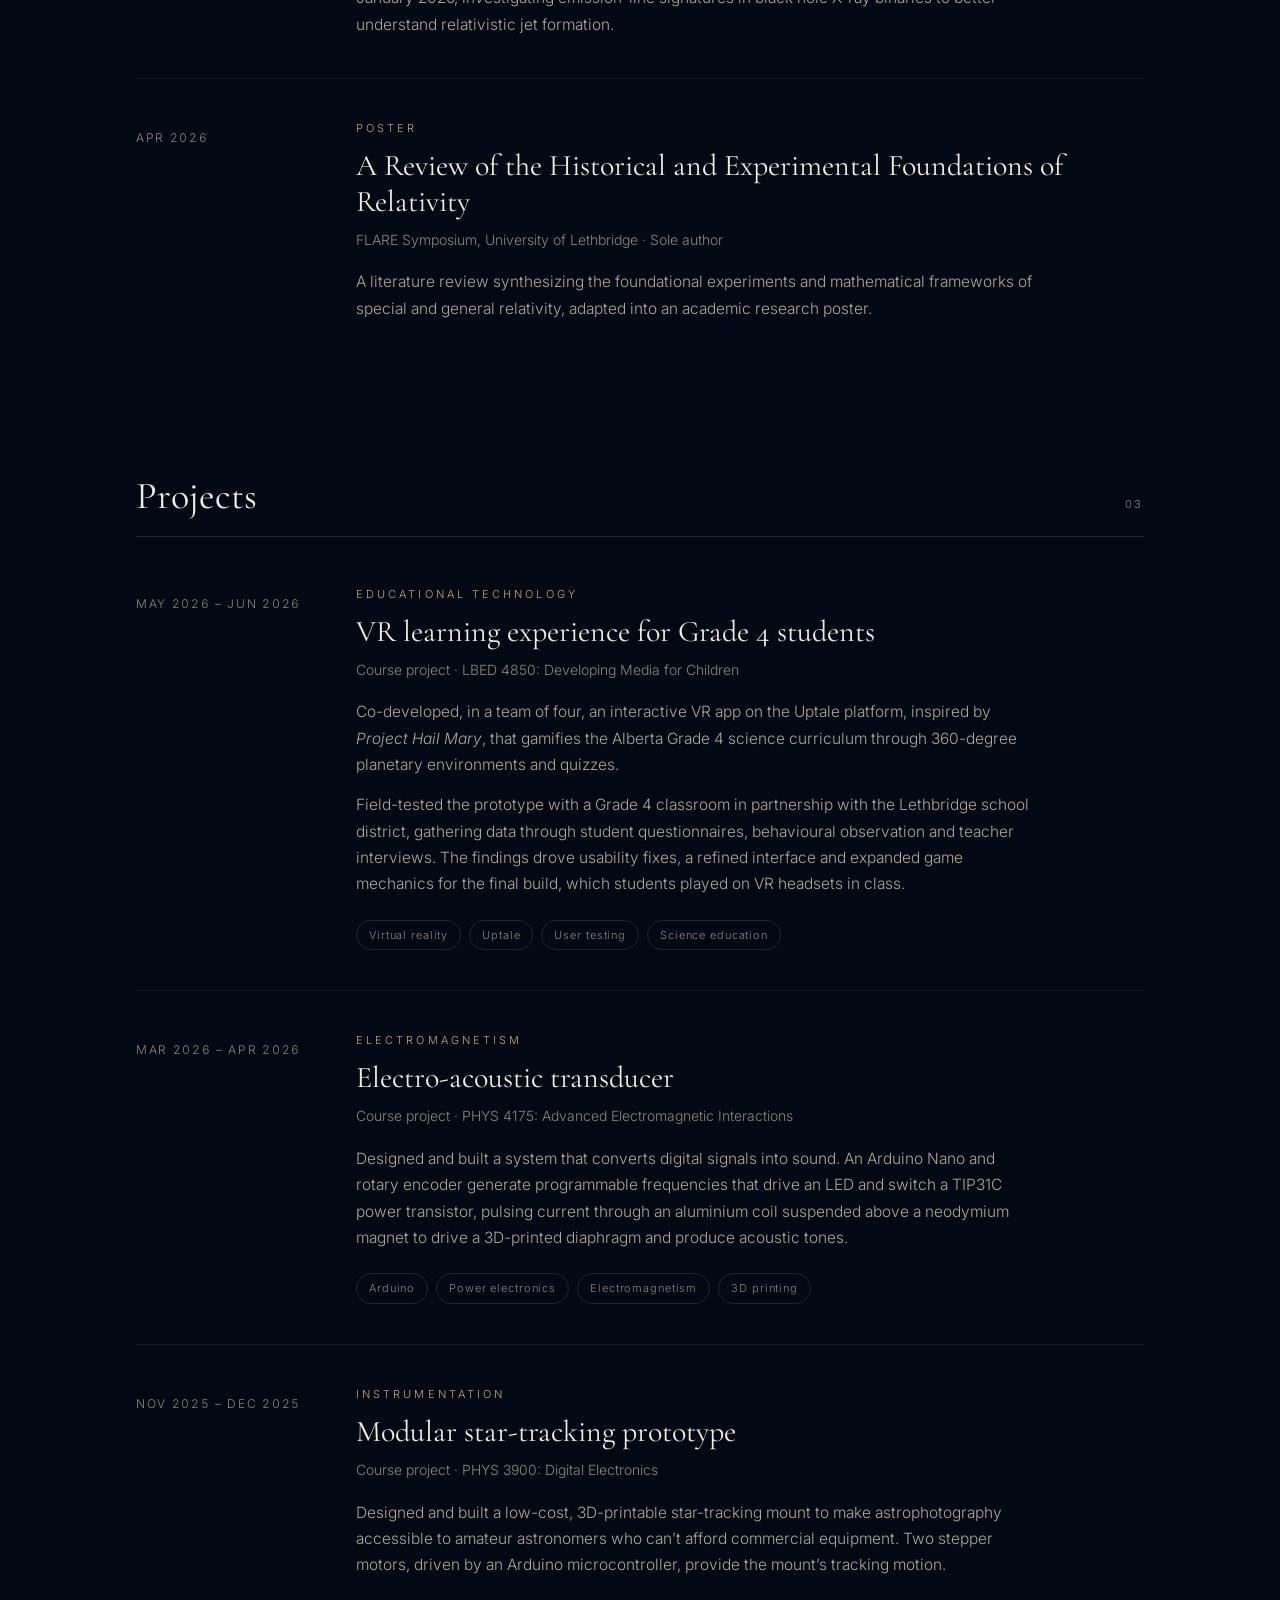
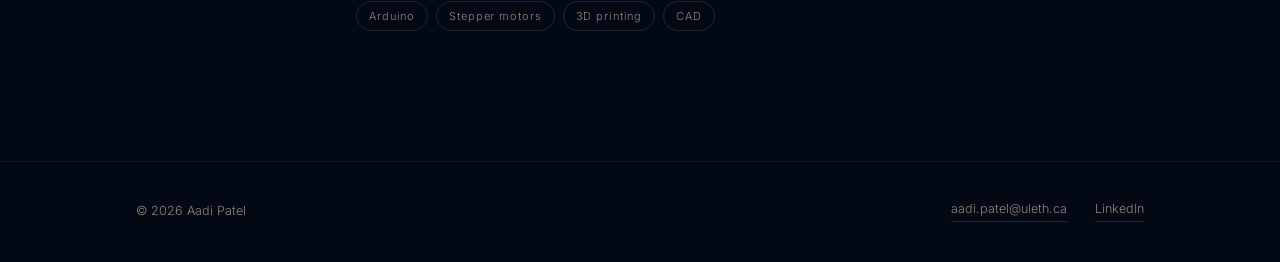
<file: research.html>
<!DOCTYPE html>
<html lang="en">
<head>
    <meta charset="UTF-8">
    <meta name="viewport" content="width=device-width, initial-scale=1.0">
    <title>Research | Aadi Patel</title>
    <meta name="description" content="Research by Aadi Patel: radio astronomy of black hole X-ray binaries with ALMA, presentations at CASCA, theoretical physics, quantum computing, computer vision and hands-on projects.">
    <meta name="theme-color" content="#030914">
    <link rel="preconnect" href="https://fonts.googleapis.com">
    <link rel="preconnect" href="https://fonts.gstatic.com" crossorigin>
    <link href="https://fonts.googleapis.com/css2?family=Cormorant+Garamond:ital,wght@0,300;0,400;0,500;1,300;1,400&family=Inter:wght@300;400;500&display=swap" rel="stylesheet">
    <link rel="stylesheet" href="assets/css/site.css">
</head>
<body>
    <a class="skip-link" href="#main">Skip to content</a>
    <canvas id="bg-particles" aria-hidden="true"></canvas>

    <header class="site-header">
        <div class="site-header__inner">
            <a href="index.html" class="brand" aria-label="Aadi Patel, home">Aadi Patel<span>.</span></a>
            <button class="nav-toggle" type="button" aria-controls="site-nav" aria-expanded="false" aria-label="Menu">
                <svg viewBox="0 0 24 24" fill="none" stroke="currentColor" stroke-width="1.4"><path d="M3 7h18M3 12h18M3 17h18"/></svg>
            </button>
            <nav class="nav" id="site-nav" aria-label="Primary">
                <a href="research.html" aria-current="page">Research</a>
                <a href="leadership.html">Teaching &amp; Leadership</a>
                <a href="volunteering.html">Outreach</a>
                <a href="about.html">About</a>
                <a href="about.html#contact">Contact</a>
            </nav>
        </div>
    </header>

    <main id="main">
        <section class="container page-hero">
            <h1 class="display">Research</h1>
            <p class="lede">From radio interferometry of accreting black holes to theoretical physics, quantum computing and computer vision: four research positions at the University of Lethbridge since 2023.</p>
        </section>
        <section class="container section">
            <div class="section-head reveal">
                <h2>Research positions</h2>
                <span class="count">04</span>
            </div>
                <article class="entry reveal">
                    <span class="entry__date">Jan 2026 &ndash; Present</span>
                    <div>
                    <span class="entry__field">Astrophysics</span>
                    <h3 class="entry__title">Accretion and outflows in black hole X-ray binaries</h3>
                    <p class="entry__meta">Student Research Assistant &middot; Supervisor: <a href="https://tetarenk.github.io/group.html" target="_blank" rel="noopener">Dr. Alex Tetarenko</a></p>
                    <div class="entry__body">
                        <p>When a massive star in a binary collapses into a black hole, it can begin pulling material from its companion. That gas spirals inward through a hot accretion disk that shines in X-rays, while some of it is launched outward in jets seen at radio wavelengths. How those jets form and how much energy they carry are still open questions.</p>
                        <p>I work with 45 measurement sets from the Atacama Large Millimeter/submillimeter Array (ALMA), processed through automated Python pipelines. Using radio interferometry techniques (manual calibration, data flagging and continuum subtraction), I isolate faint molecular emission lines from atmospheric artifacts. In CASA I apply spatial masks and run iterative deconvolution (<em>tclean</em>) to build 3D spectral cubes, then analyse them in CARTA with moment maps to track target emission and verify non-detections.</p>
                        <p>I also maintain a local database of more than 100 ALMA observations, which makes it much faster to cross-reference spectral windows, frequencies and target fields for multi-epoch analysis. This work has been presented at the CASCA Emerging Researchers Showcase and the University of Lethbridge Summer Research Showcase (see <a class="text-link" href="#presentations">Presentations</a>).</p>
                    </div>
                    <ul class="tags"><li>Radio interferometry</li><li>ALMA</li><li>CASA</li><li>CARTA</li><li>Python</li></ul>
                    </div>
                    <a href="https://tetarenk.github.io/group.html" target="_blank" rel="noopener" class="tilt-logo entry__logo" aria-label="Tetarenko research group">
                        <img src="images/LUX.png" alt="Tetarenko research group" loading="lazy">
                        <span class="tilt-shine"></span>
                    </a>
                </article>
                <article class="entry reveal">
                    <span class="entry__date">Jan 2026 &ndash; Apr 2026</span>
                    <div>
                    <span class="entry__field">AI &amp; Machine Learning</span>
                    <h3 class="entry__title">Computer vision for behavioural neuroscience</h3>
                    <p class="entry__meta">Student Research Assistant &middot; Supervisor: Dr. Hardeep Ryait</p>
                    <div class="entry__body">
                        <p>Developed a Python computer-vision pipeline using YOLO and OpenCV to automate behavioural tracking and spatial analysis of lab mice in real-time video. Engineered custom polygon zone mapping and identity logic across more than 1,000 frames, accelerated with Metal Performance Shaders (MPS).</p>
                        <p>Built an interactive tool for video selection and frame-by-frame annotation to speed up dataset development, with ground-truth labels exported simultaneously in COCO JSON, YOLO and Pascal VOC formats to keep the data consistent for interdisciplinary neuroscience research.</p>
                    </div>
                    <ul class="tags"><li>Python</li><li>YOLO</li><li>OpenCV</li><li>Dataset annotation</li></ul>
                    </div>
                    
                </article>
                <article class="entry reveal">
                    <span class="entry__date">Summers 2023 &ndash; 2025</span>
                    <div>
                    <span class="entry__field">Theoretical Physics</span>
                    <h3 class="entry__title">Black holes, relativity and neutrino phenomenology</h3>
                    <p class="entry__meta">Student Research Assistant, Theoretical Physics Group &middot; Supervisor: Dr. Saurya Das</p>
                    <div class="entry__body">
                        <p>Took part in group seminars on quantum mechanics and cosmology. Carried out directed studies of stellar evolution, gravitational collapse and black hole dynamics, followed by literature reviews of the geometric formalism of special relativity (the Minkowski metric) and the classic experimental tests of general relativity, later extending to a foundational study of quantum gravity candidates.</p>
                        <p>Assisted with analysis of how the Generalized Uncertainty Principle induces observable dips in ultrahigh-energy neutrino spectra, reviewed evidence for sterile neutrino signatures, and analysed how matter-enhanced oscillations (the MSW effect) influence neutrino survival probabilities in dense environments.</p>
                    </div>
                    <ul class="tags"><li>General relativity</li><li>Cosmology</li><li>Quantum gravity</li><li>Neutrino physics</li></ul>
                    </div>
                    
                </article>
                <article class="entry reveal">
                    <span class="entry__date">Summers 2023 &ndash; 2024</span>
                    <div>
                    <span class="entry__field">Quantum Computing</span>
                    <h3 class="entry__title">Quantum algorithms and circuit simulation</h3>
                    <p class="entry__meta">Student Research Assistant &middot; Supervisor: Dr. Daya Gaur</p>
                    <div class="entry__body">
                        <p>Studied quantum information fundamentals from Nielsen &amp; Chuang, deriving the matrix representations of single- and multi-qubit gates by hand. Implemented and simulated key algorithms, including Deutsch&ndash;Jozsa, Shor&rsquo;s and HHL, using Qiskit and IBM cloud quantum processors.</p>
                        <p>Produced a comprehensive set of textbook solutions and working circuits demonstrating quantum teleportation and arithmetic operations.</p>
                    </div>
                    <ul class="tags"><li>Qiskit</li><li>IBM Quantum</li><li>Python</li><li>Linear algebra</li></ul>
                    </div>
                    
                </article>
        </section>
        <section class="container section" id="presentations">
            <div class="section-head reveal">
                <h2>Presentations</h2>
                <span class="count">03</span>
            </div>
                <article class="entry reveal">
                    <span class="entry__date">Oct 2026</span>
                    <div>
                    <span class="entry__field">Poster &amp; Flash Talk</span>
                    <h3 class="entry__title">Catching Emission &ldquo;Life-Lines&rdquo; in BH-XRBs to Understand Jets</h3>
                    <p class="entry__meta">Emerging Researchers Showcase, CASCA &middot; A. D. Patel, S. Kaur, P. Bosch-Cabot, A. Tetarenko</p>
                    <div class="entry__body">
                        <p>Presented an expanded analysis of emission lines in black hole X-ray binaries to a national audience at the Canadian Astronomical Society&rsquo;s Emerging Researchers Showcase.</p>
                    </div>
                    </div>
                    
                </article>
                <article class="entry reveal">
                    <span class="entry__date">Aug 2026</span>
                    <div>
                    <span class="entry__field">Poster</span>
                    <h3 class="entry__title">Catching Emission &ldquo;Life-Lines&rdquo; in BH-XRBs to Understand Jets</h3>
                    <p class="entry__meta">Summer Research Showcase, University of Lethbridge &middot; A. D. Patel, S. Kaur, P. Bosch-Cabot, A. Tetarenko</p>
                    <div class="entry__body">
                        <p>Presented results from astrophysics research conducted as a research assistant since January 2026, investigating emission-line signatures in black hole X-ray binaries to better understand relativistic jet formation.</p>
                    </div>
                    </div>
                    
                </article>
                <article class="entry reveal">
                    <span class="entry__date">Apr 2026</span>
                    <div>
                    <span class="entry__field">Poster</span>
                    <h3 class="entry__title">A Review of the Historical and Experimental Foundations of Relativity</h3>
                    <p class="entry__meta">FLARE Symposium, University of Lethbridge &middot; Sole author</p>
                    <div class="entry__body">
                        <p>A literature review synthesizing the foundational experiments and mathematical frameworks of special and general relativity, adapted into an academic research poster.</p>
                    </div>
                    </div>
                    
                </article>
        </section>
        <section class="container section" id="projects">
            <div class="section-head reveal">
                <h2>Projects</h2>
                <span class="count">03</span>
            </div>
                <article class="entry reveal">
                    <span class="entry__date">May 2026 &ndash; Jun 2026</span>
                    <div>
                    <span class="entry__field">Educational Technology</span>
                    <h3 class="entry__title">VR learning experience for Grade 4 students</h3>
                    <p class="entry__meta">Course project &middot; LBED 4850: Developing Media for Children</p>
                    <div class="entry__body">
                        <p>Co-developed, in a team of four, an interactive VR app on the Uptale platform, inspired by <em>Project Hail Mary</em>, that gamifies the Alberta Grade 4 science curriculum through 360-degree planetary environments and quizzes.</p>
                        <p>Field-tested the prototype with a Grade 4 classroom in partnership with the Lethbridge school district, gathering data through student questionnaires, behavioural observation and teacher interviews. The findings drove usability fixes, a refined interface and expanded game mechanics for the final build, which students played on VR headsets in class.</p>
                    </div>
                    <ul class="tags"><li>Virtual reality</li><li>Uptale</li><li>User testing</li><li>Science education</li></ul>
                    </div>
                    
                </article>
                <article class="entry reveal">
                    <span class="entry__date">Mar 2026 &ndash; Apr 2026</span>
                    <div>
                    <span class="entry__field">Electromagnetism</span>
                    <h3 class="entry__title">Electro-acoustic transducer</h3>
                    <p class="entry__meta">Course project &middot; PHYS 4175: Advanced Electromagnetic Interactions</p>
                    <div class="entry__body">
                        <p>Designed and built a system that converts digital signals into sound. An Arduino Nano and rotary encoder generate programmable frequencies that drive an LED and switch a TIP31C power transistor, pulsing current through an aluminium coil suspended above a neodymium magnet to drive a 3D-printed diaphragm and produce acoustic tones.</p>
                    </div>
                    <ul class="tags"><li>Arduino</li><li>Power electronics</li><li>Electromagnetism</li><li>3D printing</li></ul>
                    </div>
                    
                </article>
                <article class="entry reveal">
                    <span class="entry__date">Nov 2025 &ndash; Dec 2025</span>
                    <div>
                    <span class="entry__field">Instrumentation</span>
                    <h3 class="entry__title">Modular star-tracking prototype</h3>
                    <p class="entry__meta">Course project &middot; PHYS 3900: Digital Electronics</p>
                    <div class="entry__body">
                        <p>Designed and built a low-cost, 3D-printable star-tracking mount to make astrophotography accessible to amateur astronomers who can&rsquo;t afford commercial equipment. Two stepper motors, driven by an Arduino microcontroller, provide the mount&rsquo;s tracking motion.</p>
                    </div>
                    <ul class="tags"><li>Arduino</li><li>Stepper motors</li><li>3D printing</li><li>CAD</li></ul>
                    </div>
                    
                </article>
        </section>
    </main>

    <footer class="site-footer">
        <div class="site-footer__inner">
            <span>&copy; <span data-year>2026</span> Aadi Patel</span>
            <div class="site-footer__links">
                <a class="text-link" href="mailto:aadi.patel@uleth.ca">aadi.patel@uleth.ca</a>
                <a class="text-link" href="https://www.linkedin.com/in/aadidpatel/" target="_blank" rel="noopener">LinkedIn</a>
            </div>
        </div>
    </footer>

    <script src="assets/js/site.js"></script>
</body>
</html>
</file>
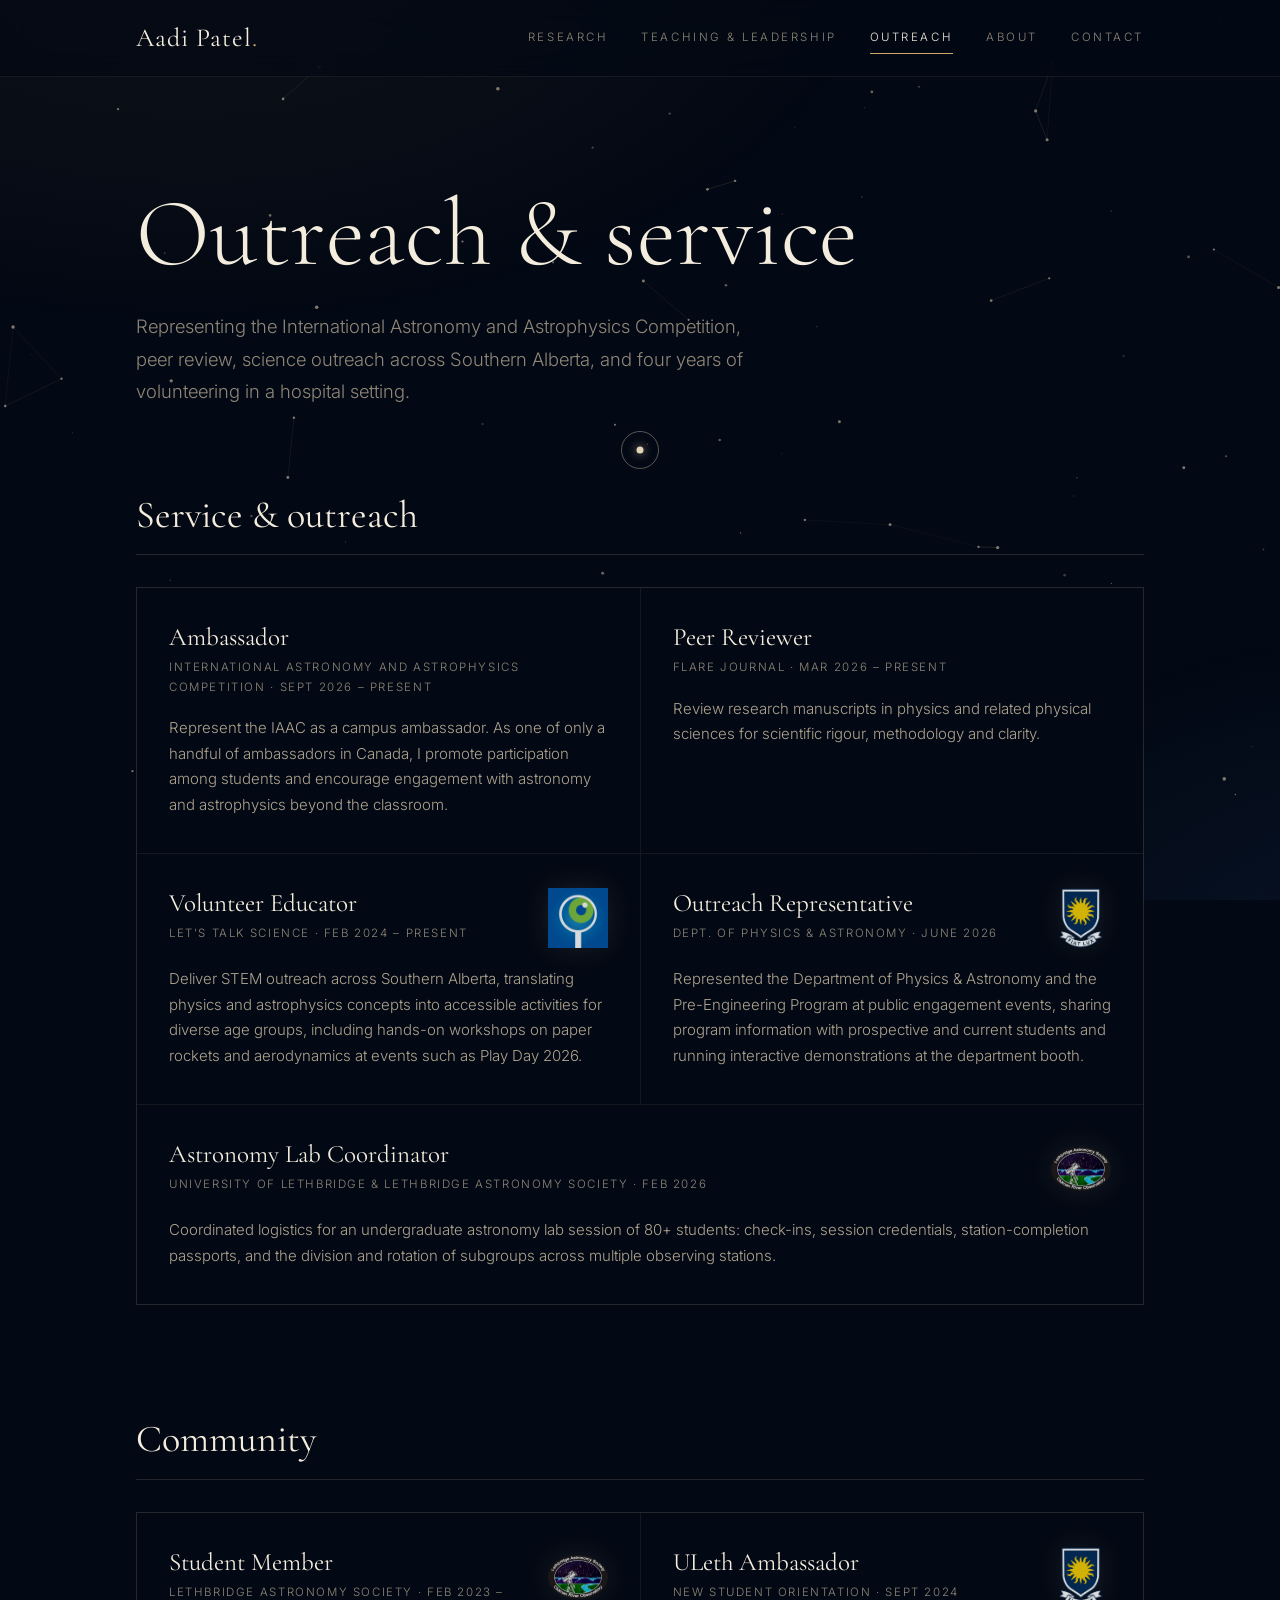
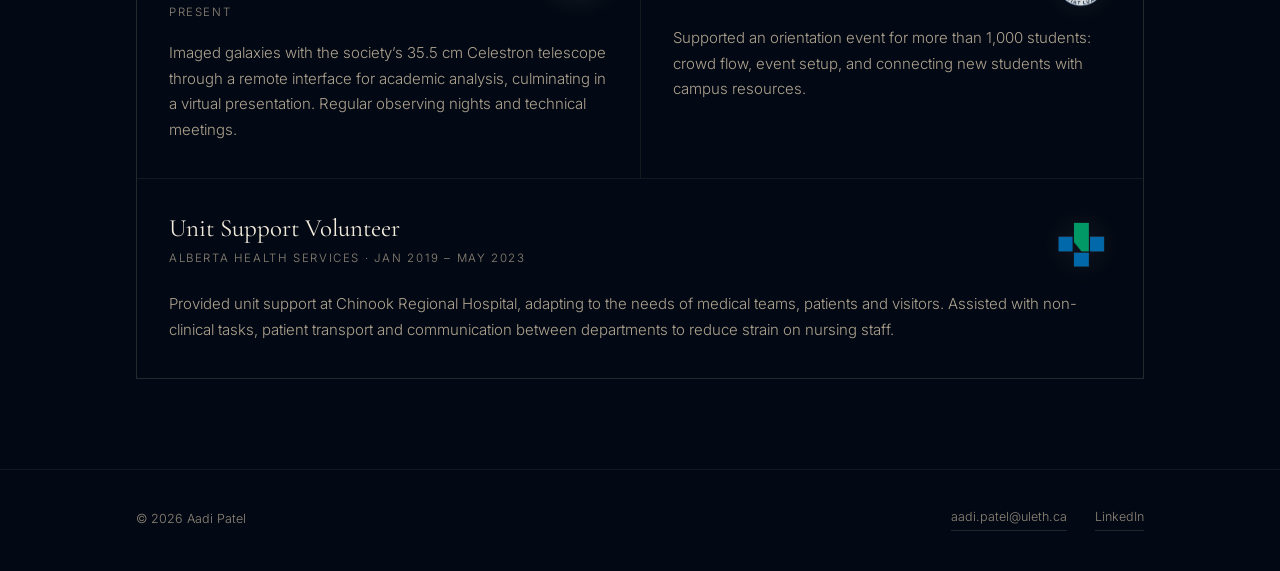
<file: volunteering.html>
<!DOCTYPE html>
<html lang="en">
<head>
    <meta charset="UTF-8">
    <meta name="viewport" content="width=device-width, initial-scale=1.0">
    <title>Outreach &amp; Service | Aadi Patel</title>
    <meta name="description" content="Outreach and service by Aadi Patel: IAAC campus ambassador, FLARE peer reviewer, Let's Talk Science, the Lethbridge Astronomy Society and Alberta Health Services.">
    <meta name="theme-color" content="#030914">
    <link rel="preconnect" href="https://fonts.googleapis.com">
    <link rel="preconnect" href="https://fonts.gstatic.com" crossorigin>
    <link href="https://fonts.googleapis.com/css2?family=Cormorant+Garamond:ital,wght@0,300;0,400;0,500;1,300;1,400&family=Inter:wght@300;400;500&display=swap" rel="stylesheet">
    <link rel="stylesheet" href="assets/css/site.css">
</head>
<body>
    <a class="skip-link" href="#main">Skip to content</a>
    <canvas id="bg-particles" aria-hidden="true"></canvas>

    <header class="site-header">
        <div class="site-header__inner">
            <a href="index.html" class="brand" aria-label="Aadi Patel, home">Aadi Patel<span>.</span></a>
            <button class="nav-toggle" type="button" aria-controls="site-nav" aria-expanded="false" aria-label="Menu">
                <svg viewBox="0 0 24 24" fill="none" stroke="currentColor" stroke-width="1.4"><path d="M3 7h18M3 12h18M3 17h18"/></svg>
            </button>
            <nav class="nav" id="site-nav" aria-label="Primary">
                <a href="research.html">Research</a>
                <a href="leadership.html">Teaching &amp; Leadership</a>
                <a href="volunteering.html" aria-current="page">Outreach</a>
                <a href="about.html">About</a>
                <a href="about.html#contact">Contact</a>
            </nav>
        </div>
    </header>

    <main id="main">
        <section class="container page-hero">
            <h1 class="display">Outreach &amp; service</h1>
            <p class="lede">Representing the International Astronomy and Astrophysics Competition, peer review, science outreach across Southern Alberta, and four years of volunteering in a hospital setting.</p>
        </section>
        <section class="container section">
            <div class="section-head reveal">
                <h2>Service &amp; outreach</h2>
            </div>
            <div class="card-grid">
                <article class="card reveal">
                    <div class="card__top">
                        <div>
                            <h3 class="entry__title">Ambassador</h3>
                            <span class="card__date">International Astronomy and Astrophysics Competition &middot; Sept 2026 &ndash; Present</span>
                        </div>
                        
                    </div>
                    <p>Represent the IAAC as a campus ambassador. As one of only a handful of ambassadors in Canada, I promote participation among students and encourage engagement with astronomy and astrophysics beyond the classroom.</p>
                </article>
                <article class="card reveal">
                    <div class="card__top">
                        <div>
                            <h3 class="entry__title">Peer Reviewer</h3>
                            <span class="card__date">FLARE Journal &middot; Mar 2026 &ndash; Present</span>
                        </div>
                        
                    </div>
                    <p>Review research manuscripts in physics and related physical sciences for scientific rigour, methodology and clarity.</p>
                </article>
                <article class="card reveal">
                    <div class="card__top">
                        <div>
                            <h3 class="entry__title">Volunteer Educator</h3>
                            <span class="card__date">Let&rsquo;s Talk Science &middot; Feb 2024 &ndash; Present</span>
                        </div>
                        <a href="https://letstalkscience.ca/" target="_blank" rel="noopener" class="tilt-logo entry__logo" aria-label="Let's Talk Science">
                        <img src="images/letstalkscience.jpg" alt="Let's Talk Science" loading="lazy">
                        <span class="tilt-shine"></span>
                    </a>
                    </div>
                    <p>Deliver STEM outreach across Southern Alberta, translating physics and astrophysics concepts into accessible activities for diverse age groups, including hands-on workshops on paper rockets and aerodynamics at events such as Play Day 2026.</p>
                </article>
                <article class="card reveal">
                    <div class="card__top">
                        <div>
                            <h3 class="entry__title">Outreach Representative</h3>
                            <span class="card__date">Dept. of Physics &amp; Astronomy &middot; June 2026</span>
                        </div>
                        <div class="tilt-logo entry__logo">
                        <img src="images/ulethlogo.png" alt="University of Lethbridge" loading="lazy">
                        <span class="tilt-shine"></span>
                    </div>
                    </div>
                    <p>Represented the Department of Physics &amp; Astronomy and the Pre-Engineering Program at public engagement events, sharing program information with prospective and current students and running interactive demonstrations at the department booth.</p>
                </article>
                <article class="card card--wide reveal">
                    <div class="card__top">
                        <div>
                            <h3 class="entry__title">Astronomy Lab Coordinator</h3>
                            <span class="card__date">University of Lethbridge &amp; Lethbridge Astronomy Society &middot; Feb 2026</span>
                        </div>
                        <div class="tilt-logo entry__logo">
                        <img src="images/LAS.png" alt="Lethbridge Astronomy Society" loading="lazy">
                        <span class="tilt-shine"></span>
                    </div>
                    </div>
                    <p>Coordinated logistics for an undergraduate astronomy lab session of 80+ students: check-ins, session credentials, station-completion passports, and the division and rotation of subgroups across multiple observing stations.</p>
                </article>
            </div>
        </section>
        <section class="container section">
            <div class="section-head reveal">
                <h2>Community</h2>
            </div>
            <div class="card-grid">
                <article class="card reveal">
                    <div class="card__top">
                        <div>
                            <h3 class="entry__title">Student Member</h3>
                            <span class="card__date">Lethbridge Astronomy Society &middot; Feb 2023 &ndash; Present</span>
                        </div>
                        <div class="tilt-logo entry__logo">
                        <img src="images/LAS.png" alt="Lethbridge Astronomy Society" loading="lazy">
                        <span class="tilt-shine"></span>
                    </div>
                    </div>
                    <p>Imaged galaxies with the society&rsquo;s 35.5 cm Celestron telescope through a remote interface for academic analysis, culminating in a virtual presentation. Regular observing nights and technical meetings.</p>
                </article>
                <article class="card reveal">
                    <div class="card__top">
                        <div>
                            <h3 class="entry__title">ULeth Ambassador</h3>
                            <span class="card__date">New Student Orientation &middot; Sept 2024</span>
                        </div>
                        <div class="tilt-logo entry__logo">
                        <img src="images/ulethlogo.png" alt="University of Lethbridge" loading="lazy">
                        <span class="tilt-shine"></span>
                    </div>
                    </div>
                    <p>Supported an orientation event for more than 1,000 students: crowd flow, event setup, and connecting new students with campus resources.</p>
                </article>
                <article class="card card--wide reveal">
                    <div class="card__top">
                        <div>
                            <h3 class="entry__title">Unit Support Volunteer</h3>
                            <span class="card__date">Alberta Health Services &middot; Jan 2019 &ndash; May 2023</span>
                        </div>
                        <a href="https://www.albertahealthservices.ca/" target="_blank" rel="noopener" class="tilt-logo entry__logo" aria-label="Alberta Health Services">
                        <img src="images/AHS.png" alt="Alberta Health Services" loading="lazy">
                        <span class="tilt-shine"></span>
                    </a>
                    </div>
                    <p>Provided unit support at Chinook Regional Hospital, adapting to the needs of medical teams, patients and visitors. Assisted with non-clinical tasks, patient transport and communication between departments to reduce strain on nursing staff.</p>
                </article>
            </div>
        </section>
    </main>

    <footer class="site-footer">
        <div class="site-footer__inner">
            <span>&copy; <span data-year>2026</span> Aadi Patel</span>
            <div class="site-footer__links">
                <a class="text-link" href="mailto:aadi.patel@uleth.ca">aadi.patel@uleth.ca</a>
                <a class="text-link" href="https://www.linkedin.com/in/aadidpatel/" target="_blank" rel="noopener">LinkedIn</a>
            </div>
        </div>
    </footer>

    <script src="assets/js/site.js"></script>
</body>
</html>
</file>
<file: assets/css/site.css>
/* ==========================================================================
   Aadi Patel — shared site styles
   Deep navy + champagne gold. Cormorant Garamond for display, Inter for text.
   ========================================================================== */

:root {
    --navy-950: #030914;
    --navy-900: #050e1f;
    --navy-850: #081429;
    --navy-800: #0c1b35;
    --gold: #e5d4b5;
    --gold-strong: #c9a86a;
    --gold-soft: rgba(229, 212, 181, 0.62);
    --gold-faint: rgba(229, 212, 181, 0.14);
    --gold-hair: rgba(229, 212, 181, 0.08);
    --ink: #f4ecdd;

    --font-display: 'Cormorant Garamond', 'Times New Roman', serif;
    --font-text: 'Inter', system-ui, -apple-system, 'Segoe UI', sans-serif;

    --page-width: 1120px;
    --gutter: clamp(20px, 5vw, 56px);
    --ease: cubic-bezier(0.22, 1, 0.36, 1);
}

*, *::before, *::after { box-sizing: border-box; }

html {
    -webkit-text-size-adjust: 100%;
    scroll-behavior: smooth;
}

body {
    margin: 0;
    min-height: 100vh;
    display: flex;
    flex-direction: column;
    background: var(--navy-950);
    color: var(--gold);
    font-family: var(--font-text);
    font-weight: 300;
    font-size: 16px;
    line-height: 1.7;
    -webkit-font-smoothing: antialiased;
    -moz-osx-font-smoothing: grayscale;
    overflow-x: hidden;
}

/* Soft vignette so the page never reads as a flat fill */
body::before {
    content: '';
    position: fixed;
    inset: 0;
    z-index: 0;
    pointer-events: none;
    background:
        radial-gradient(1200px 700px at 15% -10%, rgba(201, 168, 106, 0.07), transparent 60%),
        radial-gradient(900px 600px at 110% 110%, rgba(40, 70, 130, 0.18), transparent 60%);
}

img { max-width: 100%; display: block; }

a { color: inherit; text-decoration: none; }

::selection { background: rgba(201, 168, 106, 0.35); color: var(--ink); }

:focus-visible {
    outline: 1px solid var(--gold-strong);
    outline-offset: 4px;
}

.skip-link {
    position: absolute;
    left: 16px;
    top: -60px;
    z-index: 100;
    padding: 10px 16px;
    background: var(--gold);
    color: var(--navy-950);
    font-size: 13px;
}
.skip-link:focus { top: 16px; }

/* --------------------------------------------------------------------------
   Background starfield canvas
   -------------------------------------------------------------------------- */
#bg-particles {
    position: fixed;
    inset: 0;
    width: 100%;
    height: 100%;
    z-index: 0;
    pointer-events: none;
}

/* --------------------------------------------------------------------------
   Header / navigation
   -------------------------------------------------------------------------- */
.site-header {
    position: sticky;
    top: 0;
    z-index: 40;
    border-bottom: 1px solid var(--gold-hair);
    background: rgba(3, 9, 20, 0.72);
    -webkit-backdrop-filter: blur(14px);
    backdrop-filter: blur(14px);
}

.site-header__inner {
    max-width: var(--page-width);
    margin: 0 auto;
    padding: 22px var(--gutter);
    display: flex;
    align-items: center;
    justify-content: space-between;
    gap: 24px;
}

.brand {
    font-family: var(--font-display);
    font-size: 26px;
    font-weight: 400;
    letter-spacing: 0.04em;
    color: var(--ink);
    line-height: 1;
    white-space: nowrap;
}
.brand span { color: var(--gold-strong); }

.nav {
    display: flex;
    align-items: center;
    gap: clamp(18px, 2.6vw, 36px);
    font-size: 11.5px;
    letter-spacing: 0.22em;
    text-transform: uppercase;
}

.nav a {
    position: relative;
    padding: 6px 0;
    color: var(--gold-soft);
    transition: color 0.3s var(--ease);
}
.nav a::after {
    content: '';
    position: absolute;
    left: 0;
    right: 0;
    bottom: 0;
    height: 1px;
    background: var(--gold-strong);
    transform: scaleX(0);
    transform-origin: left;
    transition: transform 0.45s var(--ease);
}
.nav a:hover,
.nav a[aria-current="page"] { color: var(--ink); }
.nav a:hover::after,
.nav a[aria-current="page"]::after { transform: scaleX(1); }

.nav-toggle {
    display: none;
    background: none;
    border: 1px solid var(--gold-faint);
    color: var(--gold);
    width: 42px;
    height: 42px;
    border-radius: 2px;
    padding: 0;
    align-items: center;
    justify-content: center;
}
.nav-toggle svg { width: 18px; height: 18px; }

@media (max-width: 860px) {
    .nav-toggle { display: inline-flex; }
    .nav {
        position: absolute;
        top: 100%;
        left: 0;
        right: 0;
        flex-direction: column;
        align-items: flex-start;
        gap: 0;
        padding: 8px var(--gutter) 24px;
        background: rgba(3, 9, 20, 0.97);
        border-bottom: 1px solid var(--gold-hair);
        opacity: 0;
        pointer-events: none;
        transform: translateY(-8px);
        transition: opacity 0.3s var(--ease), transform 0.3s var(--ease);
    }
    .nav.is-open {
        opacity: 1;
        pointer-events: auto;
        transform: translateY(0);
    }
    .nav a {
        width: 100%;
        padding: 14px 0;
        border-bottom: 1px solid var(--gold-hair);
    }
    .nav a::after { display: none; }
}

/* --------------------------------------------------------------------------
   Layout
   -------------------------------------------------------------------------- */
main {
    position: relative;
    z-index: 1;
    flex: 1 0 auto;
}

.container {
    max-width: var(--page-width);
    margin: 0 auto;
    padding: 0 var(--gutter);
}

.page-hero {
    padding-top: clamp(72px, 12vh, 132px);
    padding-bottom: clamp(40px, 7vh, 72px);
}

.eyebrow {
    display: block;
    font-size: 11px;
    letter-spacing: 0.32em;
    text-transform: uppercase;
    color: var(--gold-strong);
    margin-bottom: 22px;
}

.display {
    font-family: var(--font-display);
    font-weight: 300;
    color: var(--ink);
    line-height: 1.02;
    letter-spacing: 0.005em;
    margin: 0;
}

.page-hero .display { font-size: clamp(48px, 8vw, 96px); }

.lede {
    max-width: 640px;
    margin: 28px 0 0;
    font-size: clamp(16px, 1.6vw, 18.5px);
    line-height: 1.75;
    color: var(--gold-soft);
}

.rule {
    width: 56px;
    height: 1px;
    background: linear-gradient(90deg, var(--gold-strong), transparent);
    border: 0;
    margin: 32px 0 0;
}

/* --------------------------------------------------------------------------
   Sections
   -------------------------------------------------------------------------- */
.section {
    padding-top: 24px;
    padding-bottom: clamp(64px, 10vh, 104px);
}

.section-head {
    display: flex;
    align-items: baseline;
    gap: 20px;
    margin-bottom: 8px;
    padding-bottom: 18px;
    border-bottom: 1px solid var(--gold-faint);
}
.section-head h2 {
    font-family: var(--font-display);
    font-weight: 400;
    font-size: clamp(28px, 3.4vw, 38px);
    color: var(--ink);
    margin: 0;
    line-height: 1.1;
}
.section-head .count {
    margin-left: auto;
    font-size: 11px;
    letter-spacing: 0.24em;
    text-transform: uppercase;
    color: var(--gold-soft);
}

/* --------------------------------------------------------------------------
   Entries (timeline rows used on Research / Leadership / Outreach)
   -------------------------------------------------------------------------- */
.entry {
    display: grid;
    grid-template-columns: 180px 1fr auto;
    gap: 12px 40px;
    padding: 40px 0;
    border-bottom: 1px solid var(--gold-hair);
}
.entry:last-child { border-bottom: 0; }

.entry__date {
    font-size: 12px;
    letter-spacing: 0.14em;
    text-transform: uppercase;
    color: var(--gold-soft);
    padding-top: 9px;
    font-variant-numeric: tabular-nums;
}

.entry__field {
    display: block;
    font-size: 11px;
    letter-spacing: 0.28em;
    text-transform: uppercase;
    color: var(--gold-strong);
    margin-bottom: 10px;
}

.entry__title {
    font-family: var(--font-display);
    font-weight: 400;
    font-size: clamp(24px, 2.6vw, 30px);
    line-height: 1.2;
    color: var(--ink);
    margin: 0;
}

.entry__meta {
    margin: 8px 0 0;
    font-size: 14px;
    color: var(--gold-soft);
}
.entry__meta a {
    border-bottom: 1px solid var(--gold-faint);
    transition: border-color 0.3s var(--ease), color 0.3s var(--ease);
}
.entry__meta a:hover { color: var(--ink); border-color: var(--gold-strong); }

.entry__body {
    margin-top: 18px;
    max-width: 680px;
    color: rgba(229, 212, 181, 0.78);
    font-size: 15.5px;
}
.entry__body p { margin: 0 0 14px; }
.entry__body p:last-child { margin-bottom: 0; }

.entry__logo {
    width: 96px;
    height: 96px;
    align-self: start;
}

.tags {
    display: flex;
    flex-wrap: wrap;
    gap: 8px;
    margin: 22px 0 0;
    padding: 0;
    list-style: none;
}
.tags li {
    font-size: 11px;
    letter-spacing: 0.08em;
    padding: 5px 12px;
    border: 1px solid var(--gold-faint);
    border-radius: 999px;
    color: var(--gold-soft);
}

@media (max-width: 820px) {
    .entry {
        grid-template-columns: 1fr auto;
        padding: 32px 0;
    }
    .entry__date { grid-column: 1 / -1; padding-top: 0; order: -1; }
    .entry__logo { width: 64px; height: 64px; }
}

/* Compact two-column cards (Outreach / service) */
.card-grid {
    display: grid;
    grid-template-columns: repeat(2, minmax(0, 1fr));
    gap: 1px;
    margin-top: 32px;
    background: var(--gold-hair);
    border: 1px solid var(--gold-hair);
}
.card {
    position: relative;
    background: var(--navy-950);
    padding: 34px 32px 36px;
    transition: background-color 0.5s var(--ease);
}
.card:hover { background: var(--navy-900); }
.card__top {
    display: flex;
    justify-content: space-between;
    align-items: flex-start;
    gap: 20px;
}
.card .entry__title { font-size: 25px; }
.card__date {
    display: block;
    margin-top: 6px;
    font-size: 11.5px;
    letter-spacing: 0.14em;
    text-transform: uppercase;
    color: var(--gold-soft);
}
.card p {
    margin: 18px 0 0;
    font-size: 15px;
    color: rgba(229, 212, 181, 0.76);
}
.card .entry__logo { width: 60px; height: 60px; flex-shrink: 0; }
.card--wide { grid-column: 1 / -1; }

@media (max-width: 760px) {
    .card-grid { grid-template-columns: 1fr; }
    .card { padding: 28px 22px 30px; }
}

/* --------------------------------------------------------------------------
   Tilting logos (kept from the original design)
   -------------------------------------------------------------------------- */
.tilt-logo {
    position: relative;
    display: flex;
    align-items: center;
    justify-content: center;
    transition: transform 0.3s ease;
    will-change: transform;
}
.tilt-logo img {
    width: 100%;
    height: 100%;
    object-fit: contain;
    opacity: 0.85;
    pointer-events: none;
    filter: drop-shadow(0 0 15px rgba(229, 212, 181, 0.12));
    transition: opacity 0.3s ease;
}
.tilt-logo:hover img { opacity: 1; }
.tilt-shine {
    position: absolute;
    inset: 0;
    opacity: 0;
    pointer-events: none;
    transition: opacity 0.3s ease;
}
.tilt-logo:hover .tilt-shine { opacity: 1; }

/* --------------------------------------------------------------------------
   Buttons & links
   -------------------------------------------------------------------------- */
.btn-row {
    display: flex;
    flex-wrap: wrap;
    gap: 14px;
    margin-top: 44px;
}

.btn {
    display: inline-flex;
    align-items: center;
    gap: 12px;
    padding: 15px 30px;
    font-family: var(--font-text);
    font-size: 11.5px;
    font-weight: 400;
    letter-spacing: 0.24em;
    text-transform: uppercase;
    color: var(--gold);
    background: transparent;
    border: 1px solid rgba(229, 212, 181, 0.32);
    border-radius: 1px;
    transition: background-color 0.4s var(--ease), color 0.4s var(--ease), border-color 0.4s var(--ease);
}
.btn:hover {
    background: var(--gold);
    color: var(--navy-950);
    border-color: var(--gold);
}
.btn--solid {
    background: var(--gold);
    color: var(--navy-950);
    border-color: var(--gold);
}
.btn--solid:hover {
    background: transparent;
    color: var(--gold);
}
.btn svg { width: 14px; height: 14px; }

.text-link {
    border-bottom: 1px solid var(--gold-faint);
    padding-bottom: 2px;
    transition: border-color 0.3s var(--ease), color 0.3s var(--ease);
}
.text-link:hover { color: var(--ink); border-color: var(--gold-strong); }

/* --------------------------------------------------------------------------
   Footer
   -------------------------------------------------------------------------- */
.site-footer {
    position: relative;
    z-index: 1;
    border-top: 1px solid var(--gold-hair);
    margin-top: auto;
}
.site-footer__inner {
    max-width: var(--page-width);
    margin: 0 auto;
    padding: 36px var(--gutter) 40px;
    display: flex;
    flex-wrap: wrap;
    gap: 16px 32px;
    align-items: center;
    justify-content: space-between;
    font-size: 12.5px;
    color: var(--gold-soft);
}
.site-footer__links {
    display: flex;
    flex-wrap: wrap;
    gap: 12px 28px;
}

/* --------------------------------------------------------------------------
   Reveal-on-scroll
   -------------------------------------------------------------------------- */
.reveal {
    opacity: 0;
    transform: translateY(18px);
    transition: opacity 1s var(--ease), transform 1s var(--ease);
}
.reveal.is-visible {
    opacity: 1;
    transform: none;
}

/* --------------------------------------------------------------------------
   Custom cursor (fine pointers only; enabled by JS adding .has-cursor)
   -------------------------------------------------------------------------- */
.cursor-dot,
.cursor-ring {
    position: fixed;
    top: 0;
    left: 0;
    border-radius: 50%;
    z-index: 9999;
    pointer-events: none;
    opacity: 0;
    transition: opacity 0.6s ease;
}
.has-cursor .cursor-dot,
.has-cursor .cursor-ring { opacity: 1; }
.has-cursor,
.has-cursor * { cursor: none !important; }

.cursor-dot {
    width: 7px;
    height: 7px;
    background: var(--gold);
    box-shadow: 0 0 10px rgba(229, 212, 181, 0.7);
}
.cursor-ring {
    width: 38px;
    height: 38px;
    border: 1px solid rgba(229, 212, 181, 0.38);
    transition: opacity 0.6s ease, width 0.3s ease, height 0.3s ease, background-color 0.3s ease, border-color 0.3s ease;
}
.cursor-ring.magnetic-hover {
    width: 58px;
    height: 58px;
    background: rgba(229, 212, 181, 0.08);
    border-color: rgba(229, 212, 181, 0.75);
}
.cursor-ring.gravity-active {
    width: 22px;
    height: 22px;
    background: rgba(229, 212, 181, 0.28);
    border-color: var(--gold);
    box-shadow: 0 0 20px rgba(229, 212, 181, 0.5);
}

@media (prefers-reduced-motion: reduce) {
    html { scroll-behavior: auto; }
    .reveal { opacity: 1; transform: none; transition: none; }
}
</file>
